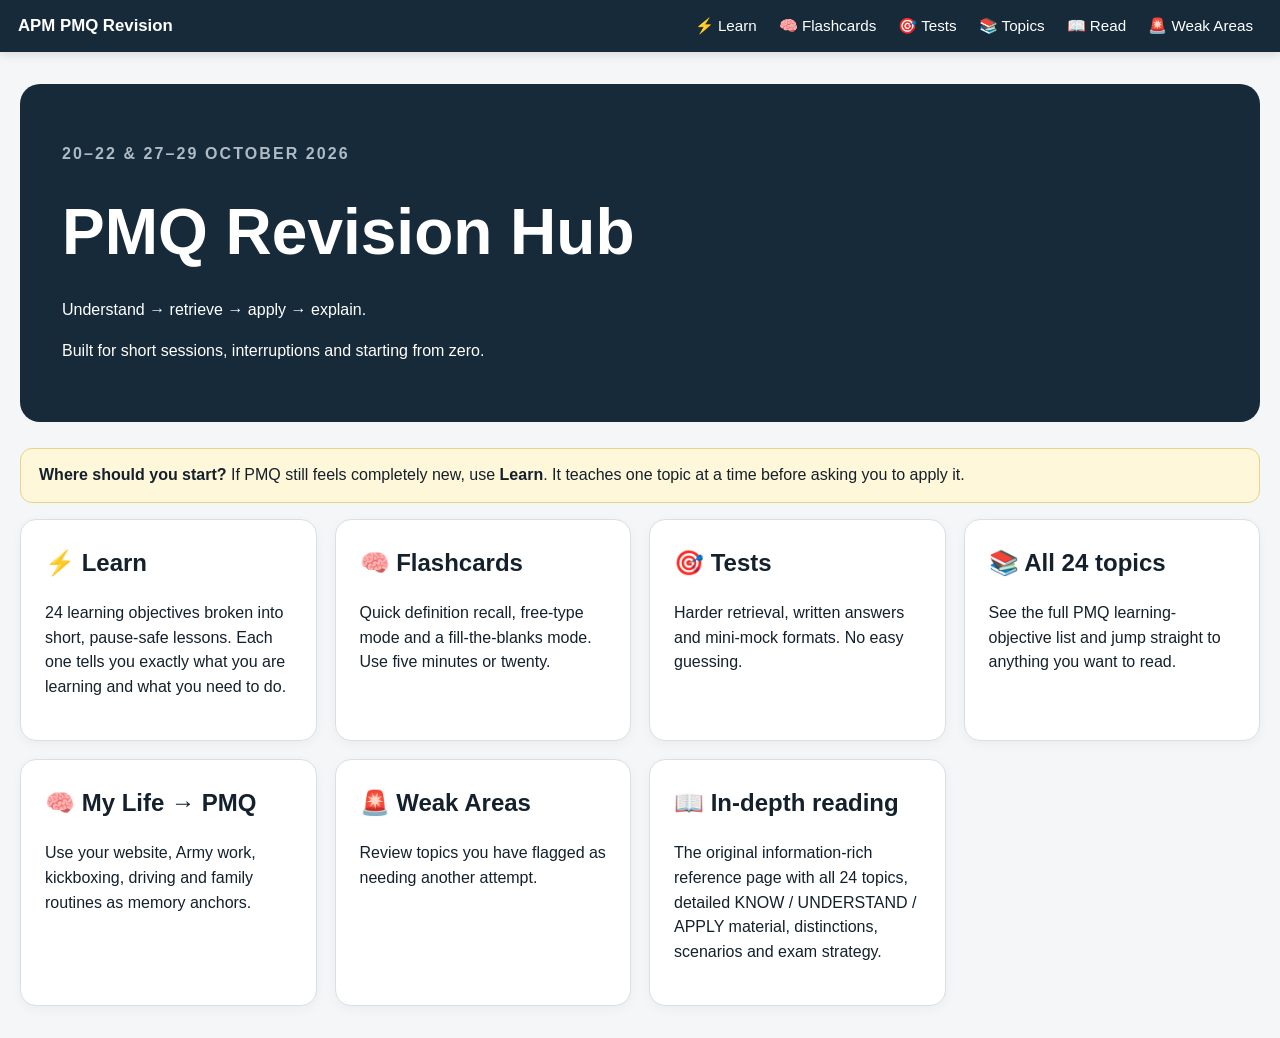
<file: index.html>
<!doctype html><html lang="en"><head><meta charset="utf-8"><meta name="viewport" content="width=device-width,initial-scale=1"><title>APM PMQ Revision Hub</title><link rel="stylesheet" href="standalone.css"></head><body><header class="site-header"><div class="site-bar"><a class="site-brand" href="index.html">APM PMQ Revision</a><nav class="site-nav"><a href="learn.html">⚡ Learn</a><a href="flashcards.html">🧠 Flashcards</a><a href="tests.html">🎯 Tests</a><a href="topics.html">📚 Topics</a><a href="read.html">📖 Read</a><a href="weak-areas.html">🚨 Weak Areas</a></nav></div></header><main class="page"><section class="hero"><p class="eyebrow">20–22 & 27–29 OCTOBER 2026</p><h1>PMQ Revision Hub</h1><p>Understand → retrieve → apply → explain.</p><p>Built for short sessions, interruptions and starting from zero.</p></section><div class="notice"><strong>Where should you start?</strong> If PMQ still feels completely new, use <strong>Learn</strong>. It teaches one topic at a time before asking you to apply it.</div><section class="grid"><a class="card topic-card" href="learn.html"><h2>⚡ Learn</h2><p>24 learning objectives broken into short, pause-safe lessons. Each one tells you exactly what you are learning and what you need to do.</p></a><a class="card topic-card" href="flashcards.html"><h2>🧠 Flashcards</h2><p>Quick definition recall, free-type mode and a fill-the-blanks mode. Use five minutes or twenty.</p></a><a class="card topic-card" href="tests.html"><h2>🎯 Tests</h2><p>Harder retrieval, written answers and mini-mock formats. No easy guessing.</p></a><a class="card topic-card" href="topics.html"><h2>📚 All 24 topics</h2><p>See the full PMQ learning-objective list and jump straight to anything you want to read.</p></a><a class="card topic-card" href="life.html"><h2>🧠 My Life → PMQ</h2><p>Use your website, Army work, kickboxing, driving and family routines as memory anchors.</p></a><a class="card topic-card" href="weak-areas.html"><h2>🚨 Weak Areas</h2><p>Review topics you have flagged as needing another attempt.</p></a><a class="card topic-card" href="read.html"><h2>📖 In-depth reading</h2><p>The original information-rich reference page with all 24 topics, detailed KNOW / UNDERSTAND / APPLY material, distinctions, scenarios and exam strategy.</p></a></section></main></body></html>
</file>
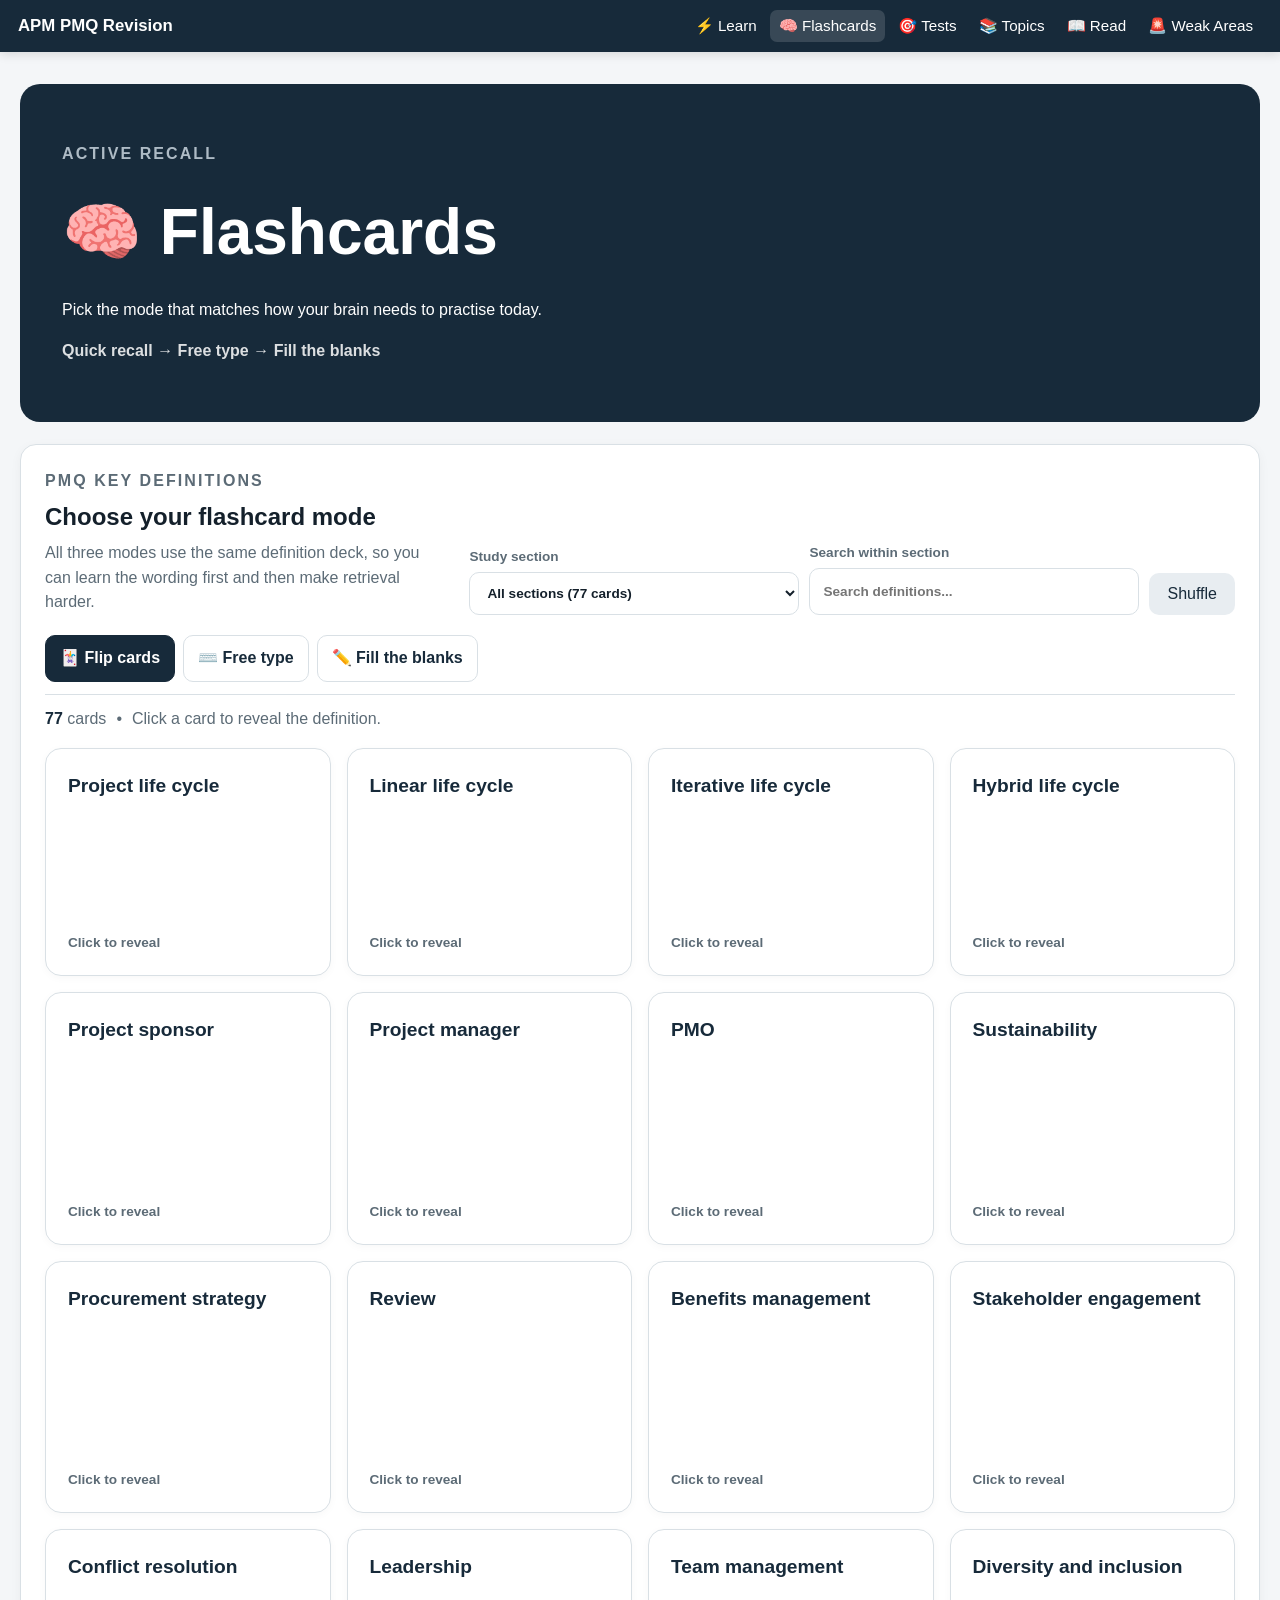
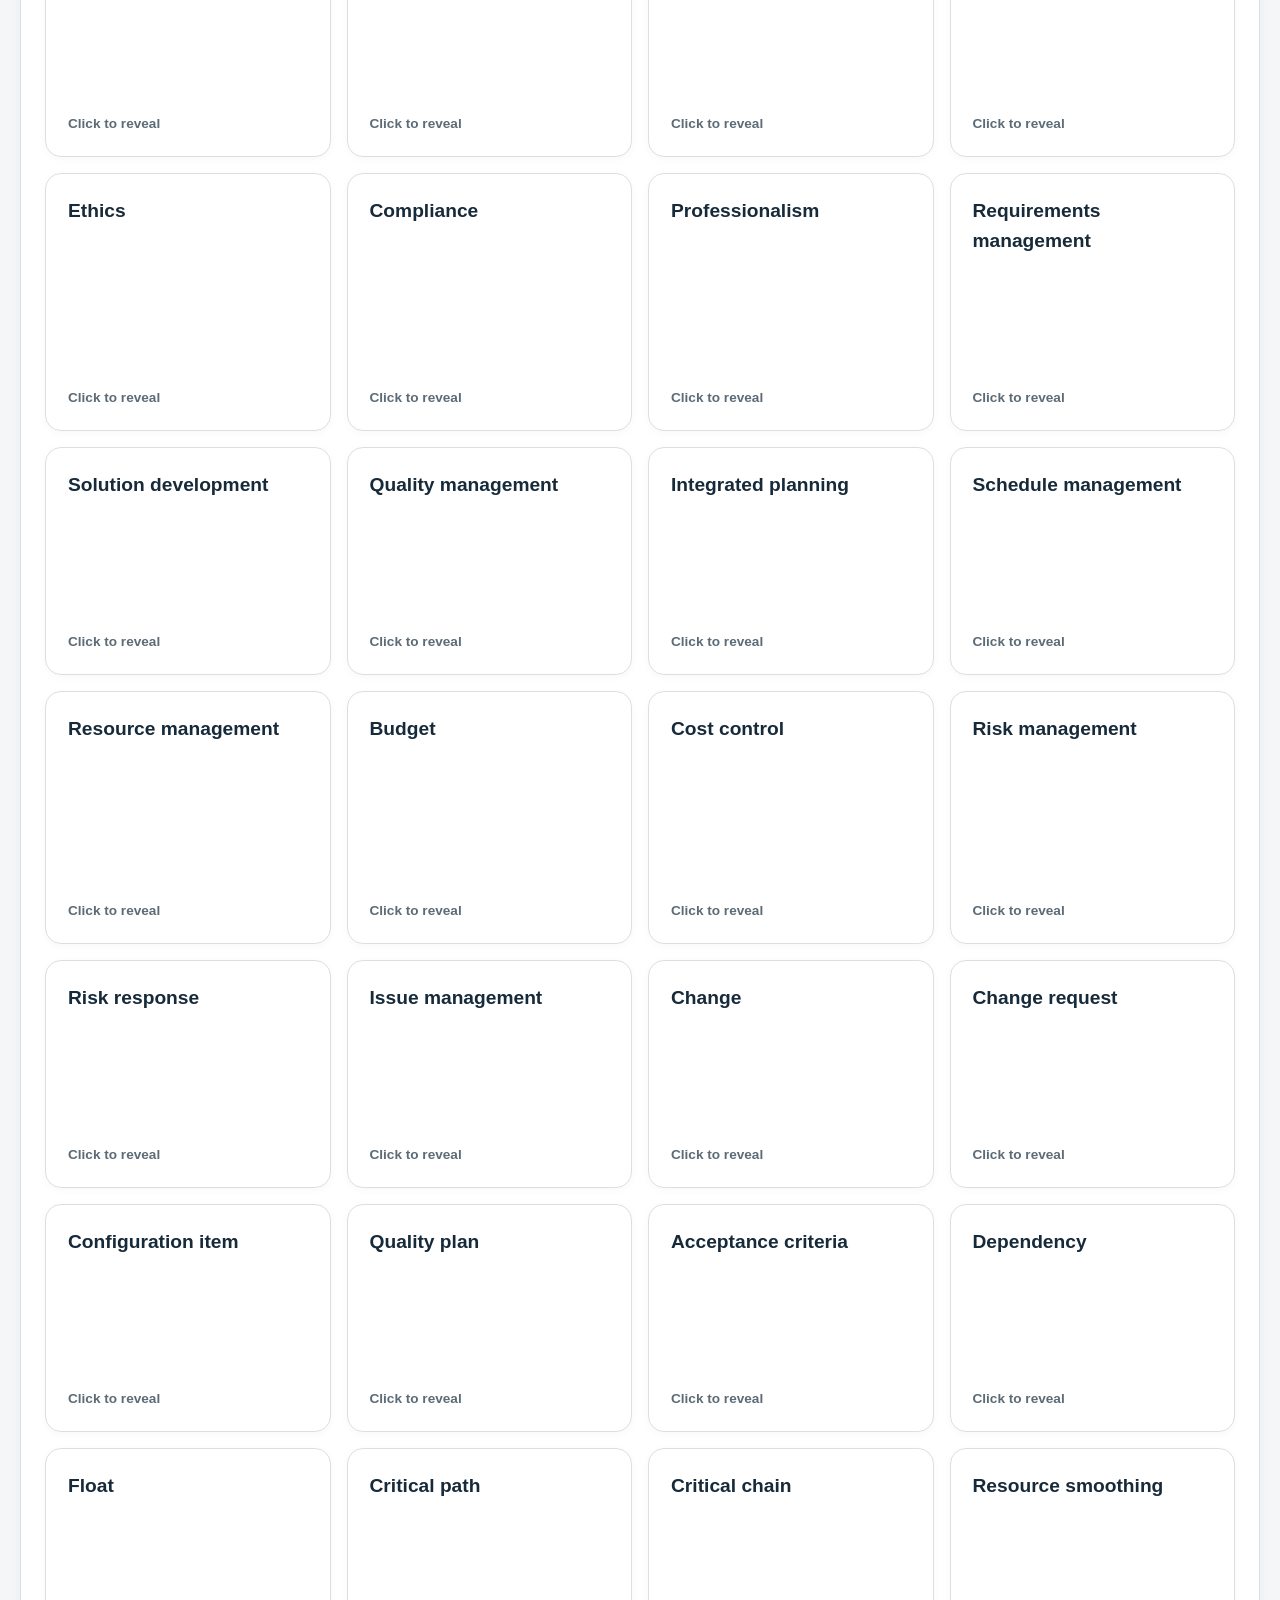
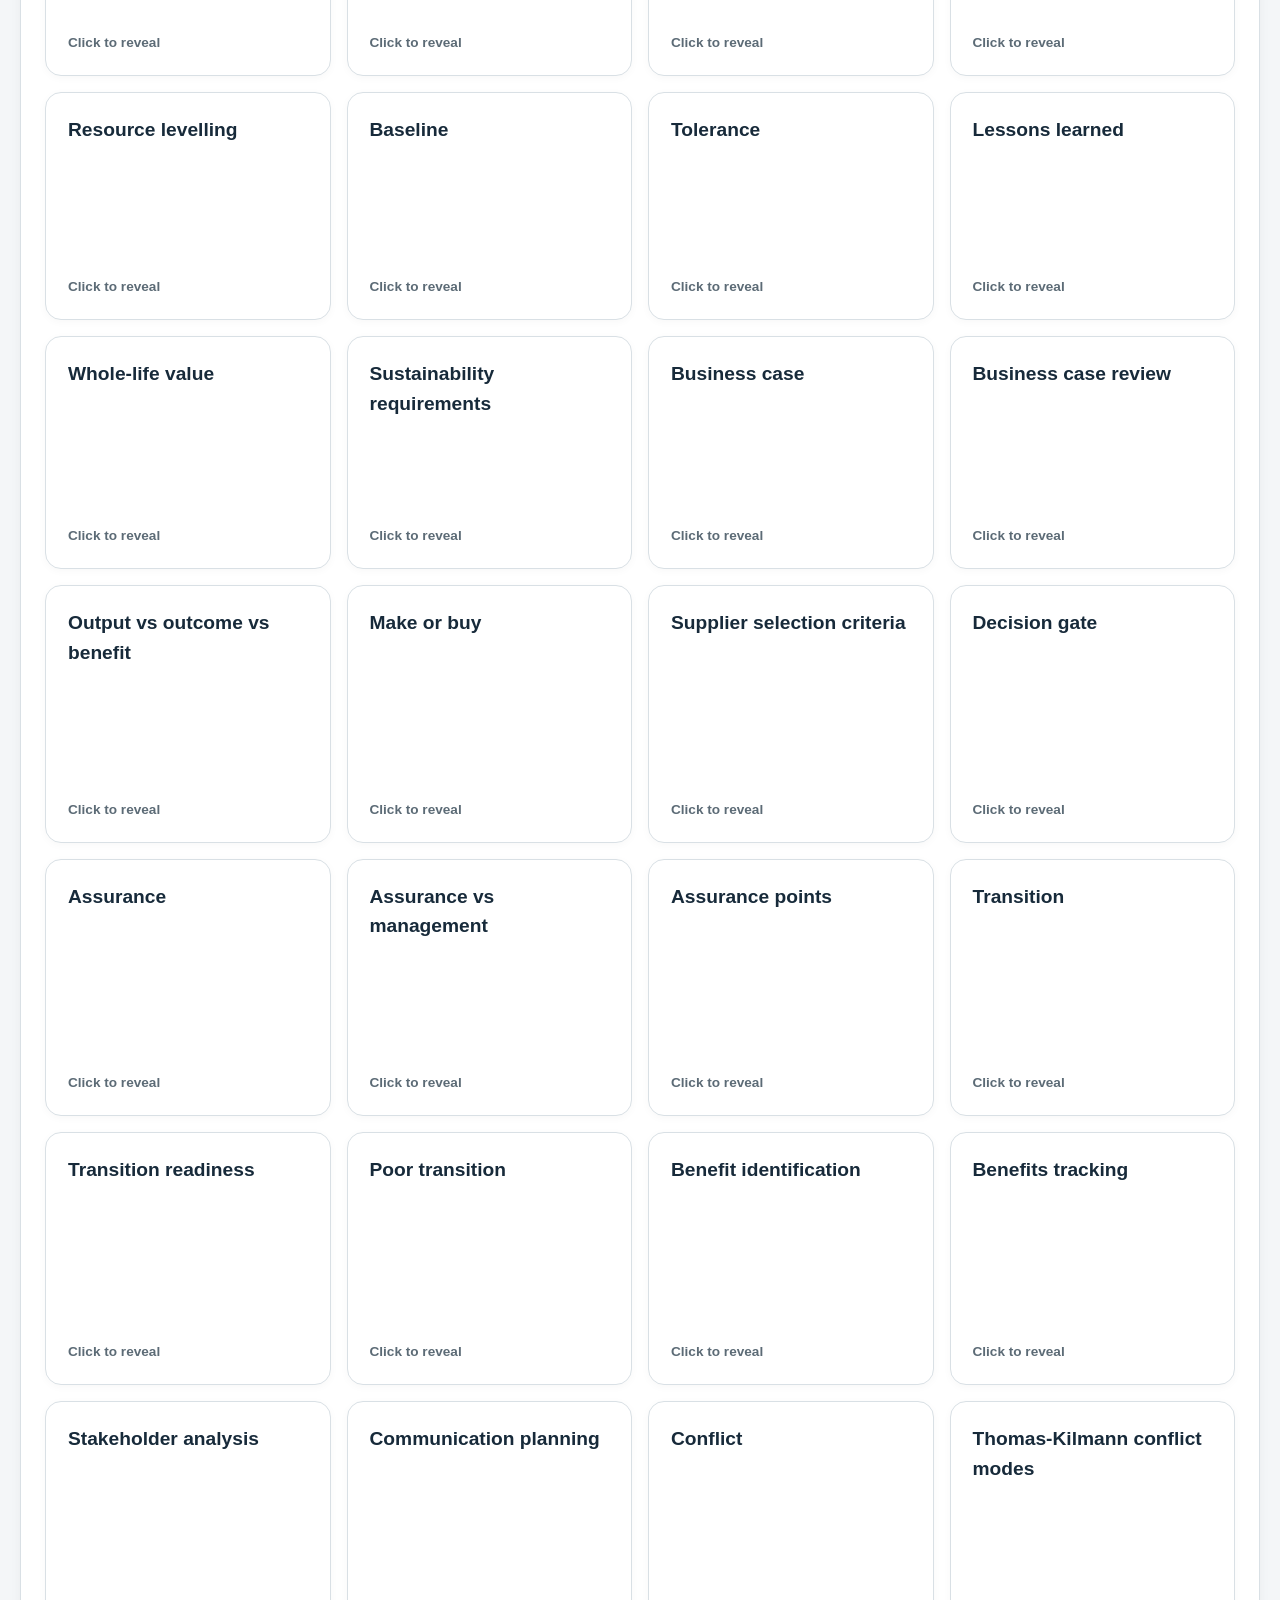
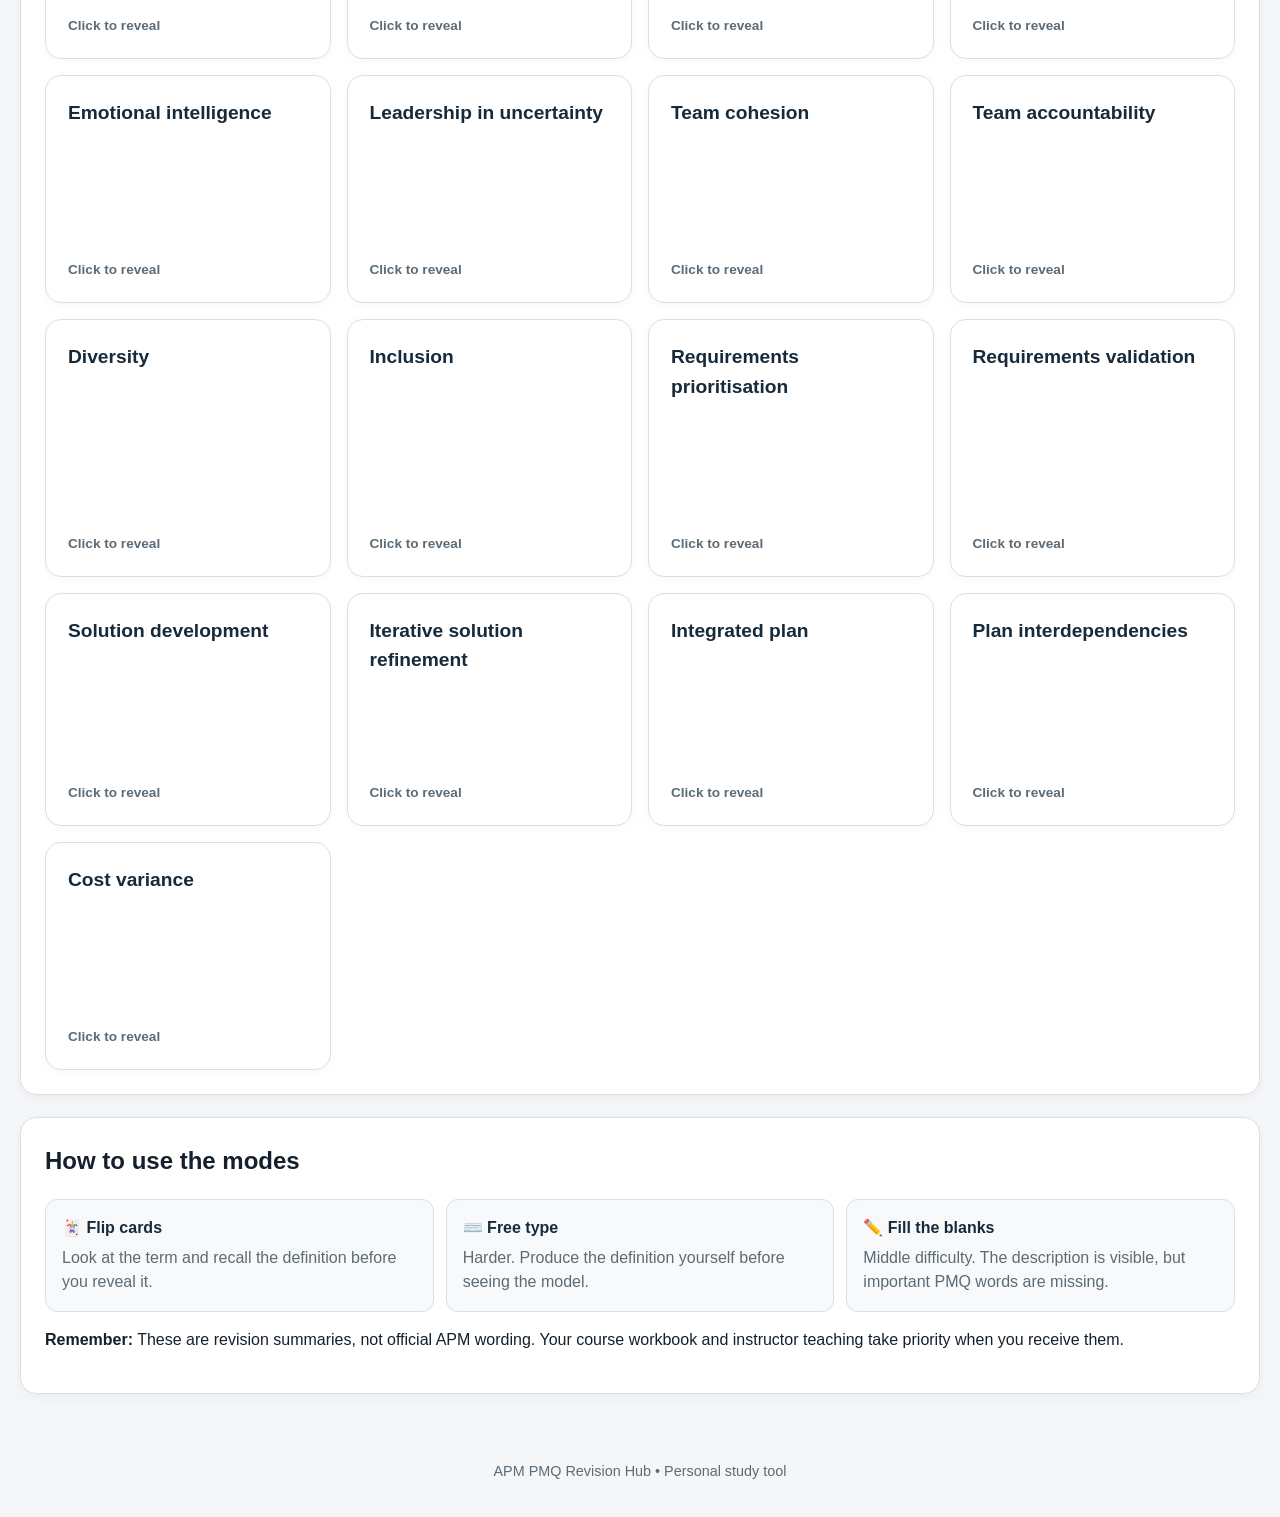
<file: flashcards.html>
<!doctype html>
<html lang="en">
<head>
<meta charset="utf-8">
<meta name="viewport" content="width=device-width, initial-scale=1">
<title>PMQ Flashcards</title>
<link rel="stylesheet" href="standalone.css">
<link rel="stylesheet" href="flashcards.css">
</head>
<body>
<header class="site-header">
  <div class="site-bar">
    <a class="site-brand" href="index.html">APM PMQ Revision</a>
    <nav class="site-nav" aria-label="Main navigation">
      <a href="learn.html">⚡ Learn</a>
      <a href="flashcards.html" class="active" aria-current="page">🧠 Flashcards</a>
      <a href="tests.html">🎯 Tests</a>
      <a href="topics.html">📚 Topics</a>
      <a href="read.html">📖 Read</a>
      <a href="weak-areas.html">🚨 Weak Areas</a>
    </nav>
  </div>
</header>

<main class="page flashcards-page">
  <section class="hero">
    <p class="eyebrow">ACTIVE RECALL</p>
    <h1>🧠 Flashcards</h1>
    <p>Pick the mode that matches how your brain needs to practise today.</p>
    <p class="hero-small">Quick recall → Free type → Fill the blanks</p>
  </section>

  <section class="card flashcard-hub">
    <div class="section-heading">
      <div>
        <p class="eyebrow">PMQ KEY DEFINITIONS</p>
        <h2>Choose your flashcard mode</h2>
        <p>All three modes use the same definition deck, so you can learn the wording first and then make retrieval harder.</p>
      </div>
      <div class="flash-controls">
        <label class="section-select">
          <span>Study section</span>
          <select id="flashcardSection" aria-label="Filter flashcards by PMQ topic">
            <option value="all">All sections (77 cards)</option>
            <option value="1">1. Life cycles</option>
            <option value="2">2. Governance arrangements</option>
            <option value="3">3. Sustainability</option>
            <option value="4">4. Business case</option>
            <option value="5">5. Procurement</option>
            <option value="6">6. Reviews</option>
            <option value="7">7. Assurance</option>
            <option value="8">8. Transition</option>
            <option value="9">9. Benefits management</option>
            <option value="10">10. Stakeholder engagement & communication</option>
            <option value="11">11. Conflict resolution</option>
            <option value="12">12. Leadership</option>
            <option value="13">13. Team management</option>
            <option value="14">14. Diversity & inclusion</option>
            <option value="15">15. Ethics, compliance & professionalism</option>
            <option value="16">16. Requirements management</option>
            <option value="17">17. Solutions development</option>
            <option value="18">18. Quality management</option>
            <option value="19">19. Integrated planning</option>
            <option value="20">20. Schedule management</option>
            <option value="21">21. Resource management</option>
            <option value="22">22. Budgeting & cost control</option>
            <option value="23">23. Risk & issue management</option>
            <option value="24">24. Change control</option>
          </select>
        </label>
        <label class="search-wrap">
          <span>Search within section</span>
          <input id="flashcardSearch" type="search" placeholder="Search definitions..." aria-label="Search definitions">
        </label>
        <button id="shuffleCards" class="button secondary" type="button">Shuffle</button>
      </div>
    </div>

    <div class="mode-tabs" role="tablist" aria-label="Flashcard modes">
      <button class="mode-tab active" id="flipMode" type="button" role="tab" aria-selected="true">🃏 Flip cards</button>
      <button class="mode-tab" id="freeTypeMode" type="button" role="tab" aria-selected="false">⌨️ Free type</button>
      <button class="mode-tab" id="fillBlanksMode" type="button" role="tab" aria-selected="false">✏️ Fill the blanks</button>
    </div>

    <div class="flash-stats">
      <span><strong id="flashCount">0</strong> cards</span>
      <span>•</span>
      <span id="flashModeHint">Click a card to reveal the definition.</span>
    </div>

    <div id="flashcardGrid" class="flashcard-grid"></div>
  </section>

  <section id="freeTypePanel" class="card mode-panel" hidden>
    <div class="panel-heading">
      <div>
        <p class="eyebrow">ACTIVE RECALL</p>
        <h2>⌨️ Free-type mode</h2>
        <p>See the term, type the definition in your own words, then reveal the model answer.</p>
      </div>
      <button id="closeFreeType" class="button secondary" type="button">Back to flip cards</button>
    </div>
    <div id="freeTypeCard" class="free-type-card"></div>
  </section>

  <section id="fillBlanksPanel" class="card mode-panel" hidden>
    <div class="panel-heading">
      <div>
        <p class="eyebrow">RETRIEVAL WITH SCAFFOLDING</p>
        <h2>✏️ Fill the blanks</h2>
        <p>Turn the card over. The definition is still there — but key words have been removed. Fill them in before revealing the complete answer.</p>
      </div>
      <button id="closeFillBlanks" class="button secondary" type="button">Back to flip cards</button>
    </div>
    <div class="fill-progress" aria-live="polite">
      <strong id="fillProgress">Card 1</strong>
      <span id="fillScore">0 correct</span>
    </div>
    <div id="fillBlankCard" class="fill-blank-card-wrap"></div>
  </section>

  <section class="card how-to-card">
    <h2>How to use the modes</h2>
    <div class="mode-guide">
      <article><strong>🃏 Flip cards</strong><span>Look at the term and recall the definition before you reveal it.</span></article>
      <article><strong>⌨️ Free type</strong><span>Harder. Produce the definition yourself before seeing the model.</span></article>
      <article><strong>✏️ Fill the blanks</strong><span>Middle difficulty. The description is visible, but important PMQ words are missing.</span></article>
    </div>
    <p class="warning"><strong>Remember:</strong> These are revision summaries, not official APM wording. Your course workbook and instructor teaching take priority when you receive them.</p>
  </section>
</main>

<footer class="site-footer"><p>APM PMQ Revision Hub • Personal study tool</p></footer>
<script src="script.js"></script>
</body>
</html>
</file>
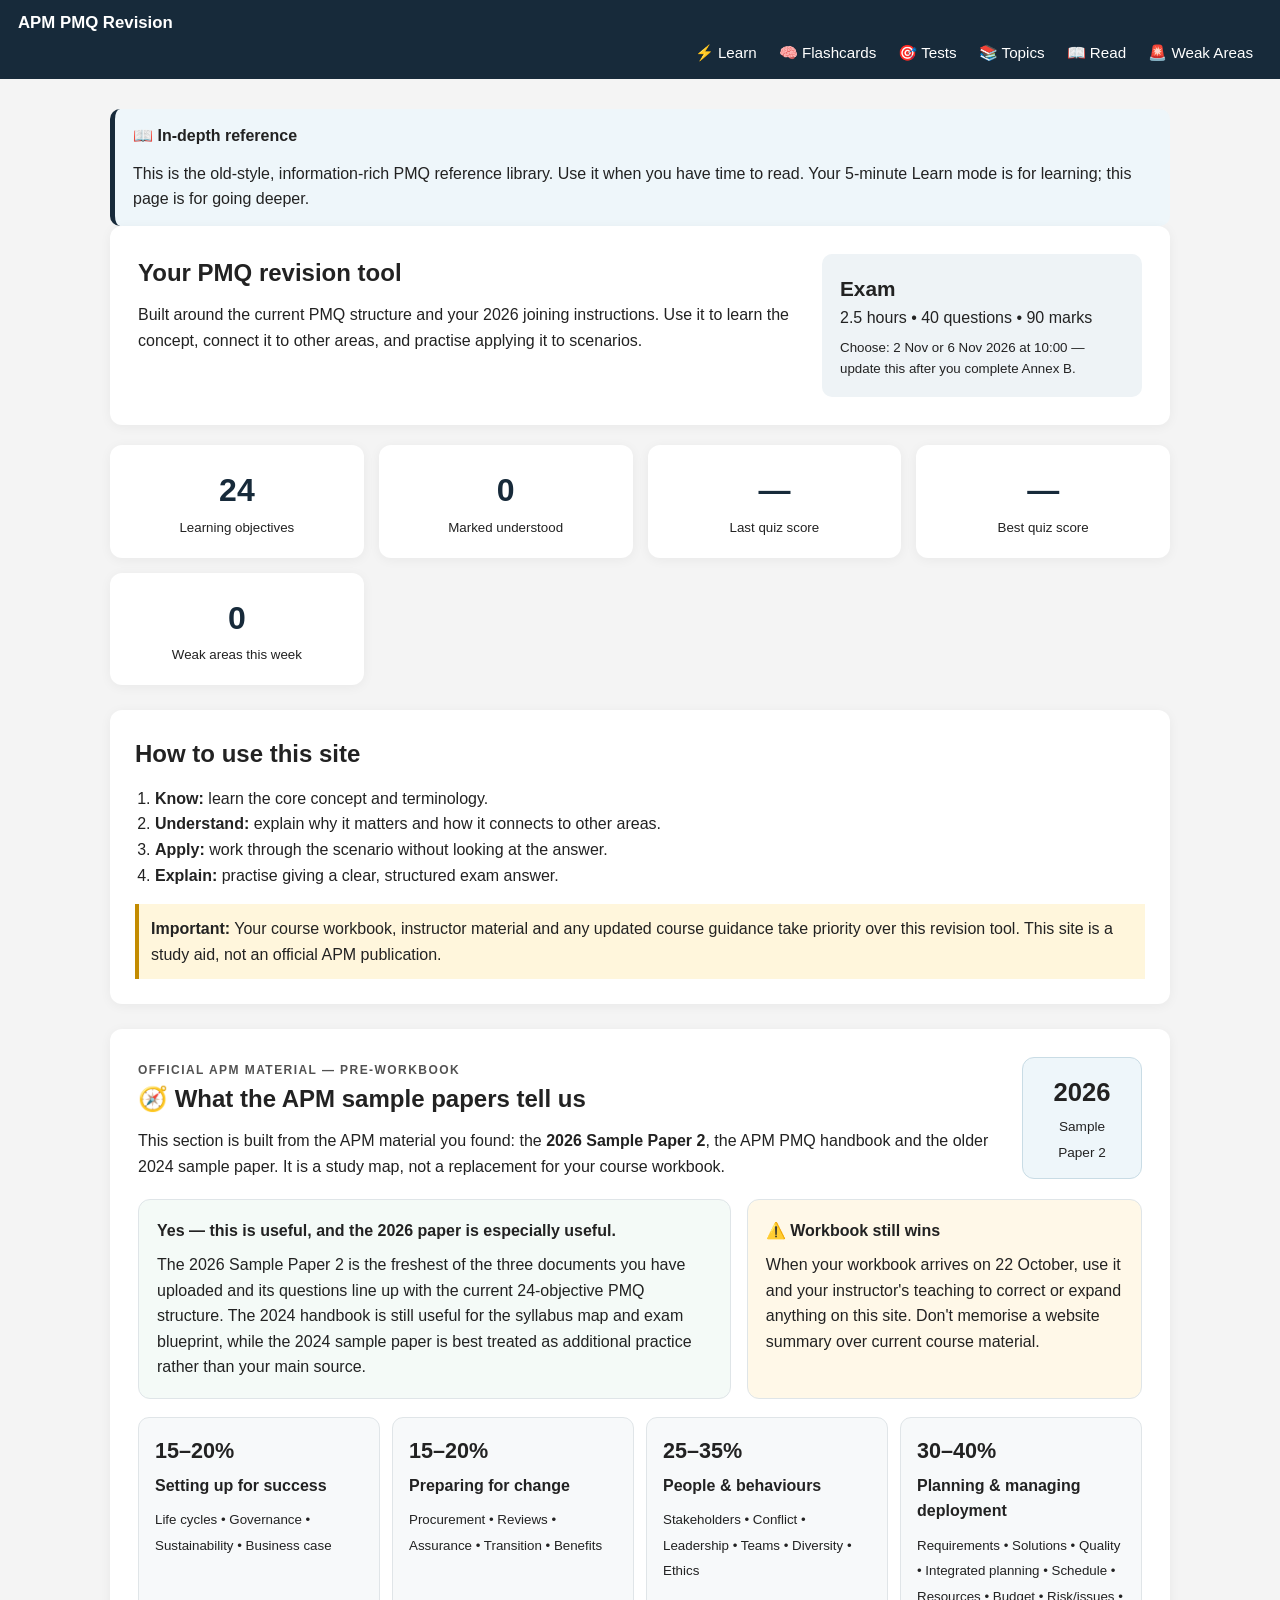
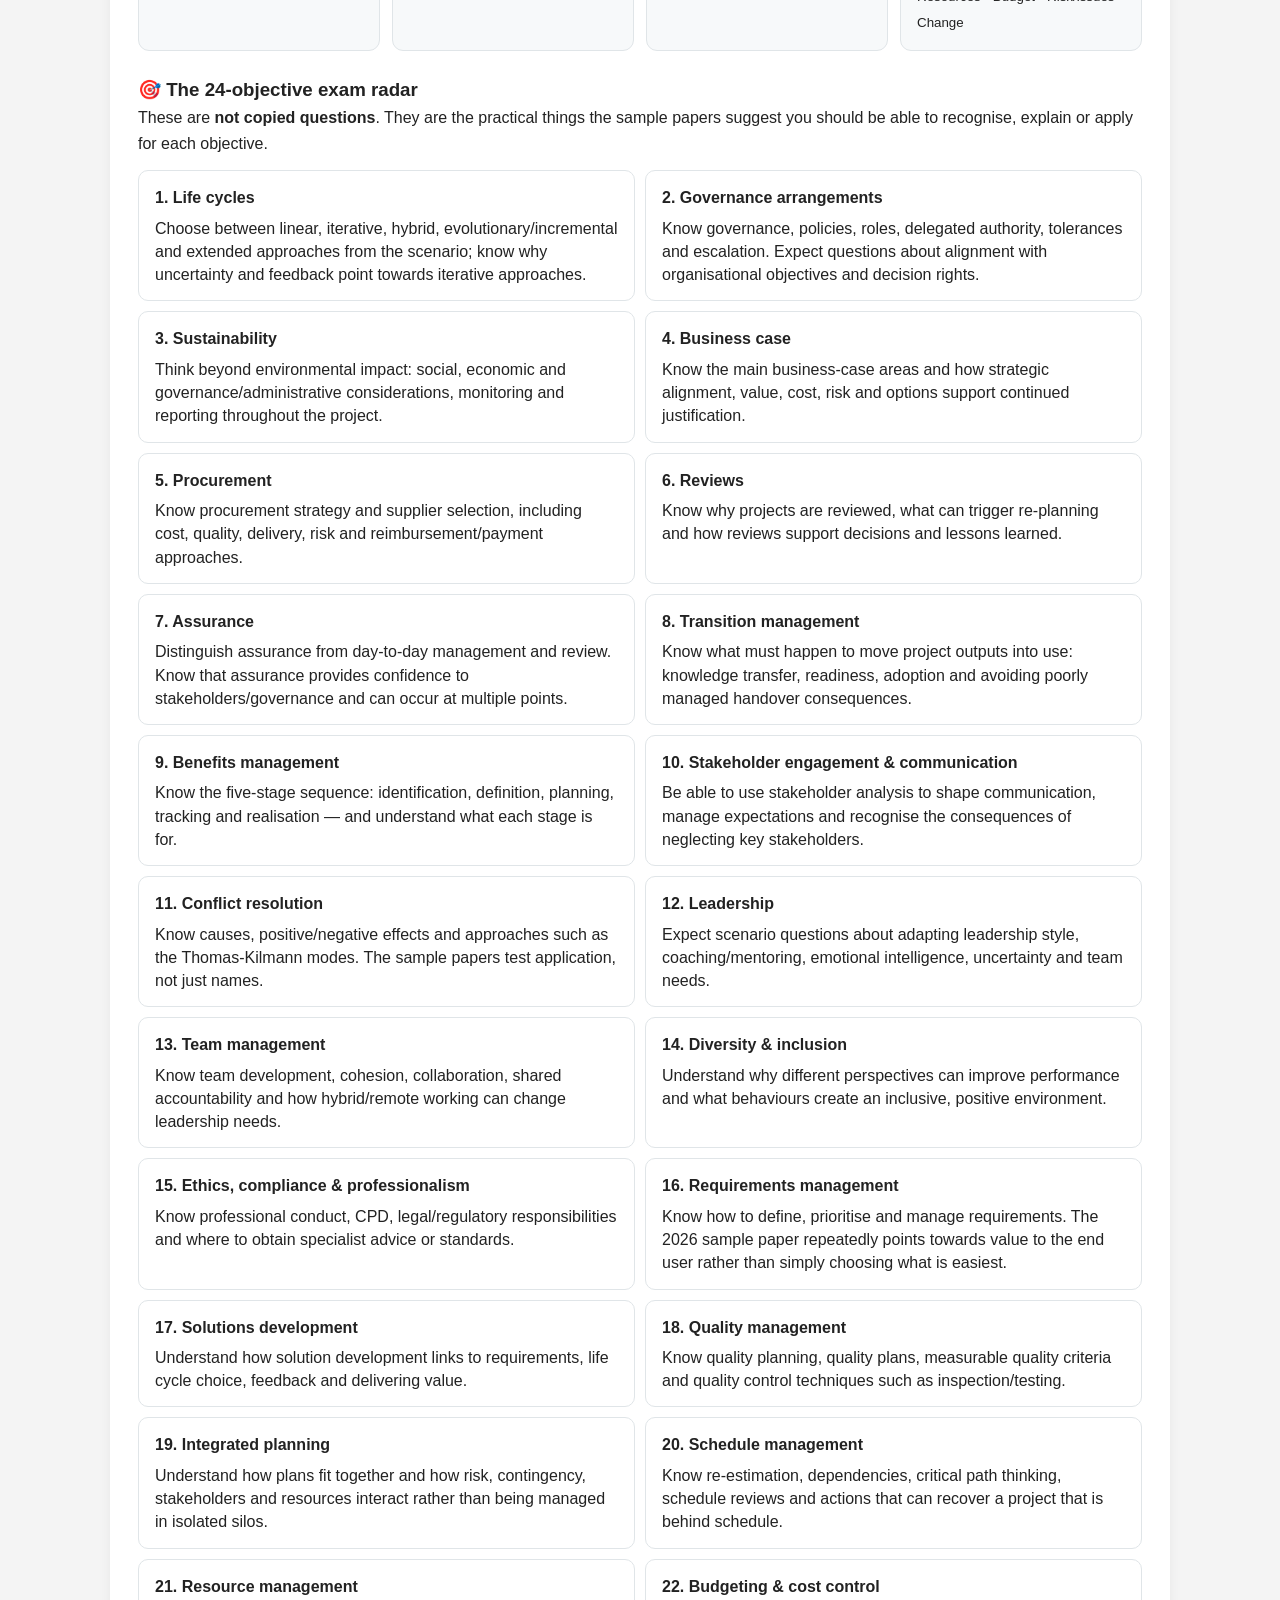
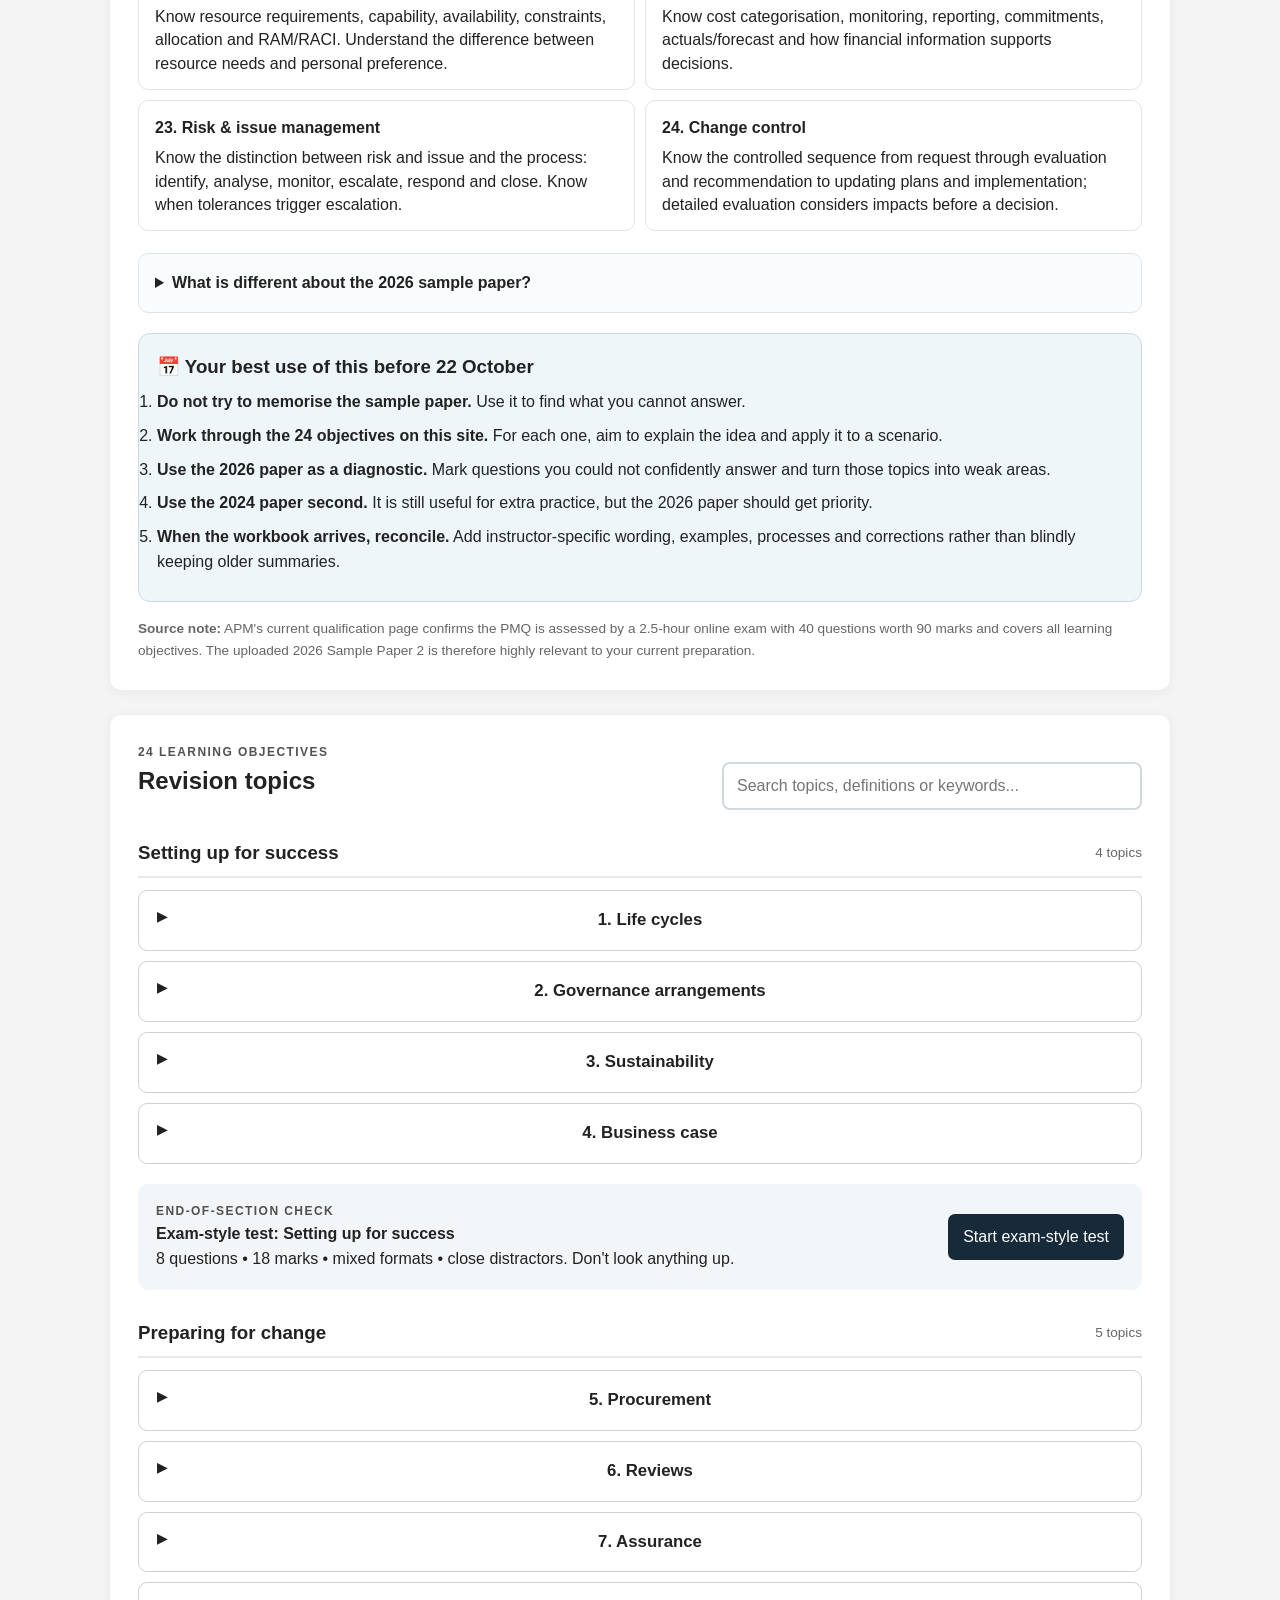
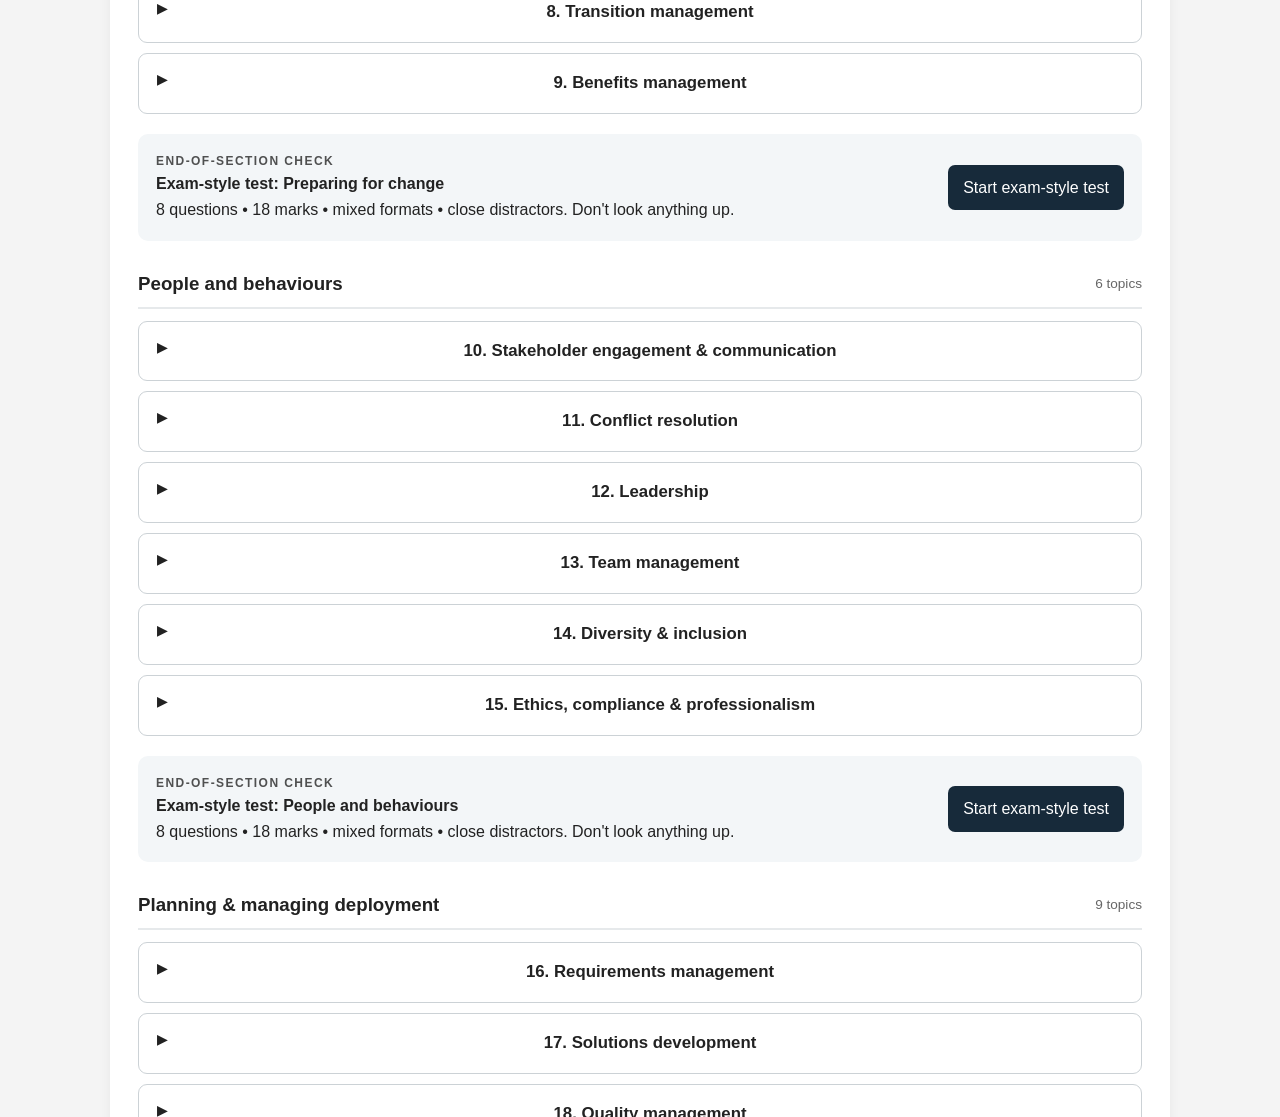
<file: life.html>
<!doctype html>
<html lang="en"><head><meta charset="utf-8"><meta name="viewport" content="width=device-width,initial-scale=1">
<meta http-equiv="refresh" content="0;url=read.html">
<title>My Life → PMQ</title></head>
<body><p>My Life examples now live inside each topic on the <a href="read.html">In-depth Read page</a>.</p></body></html>
</file>
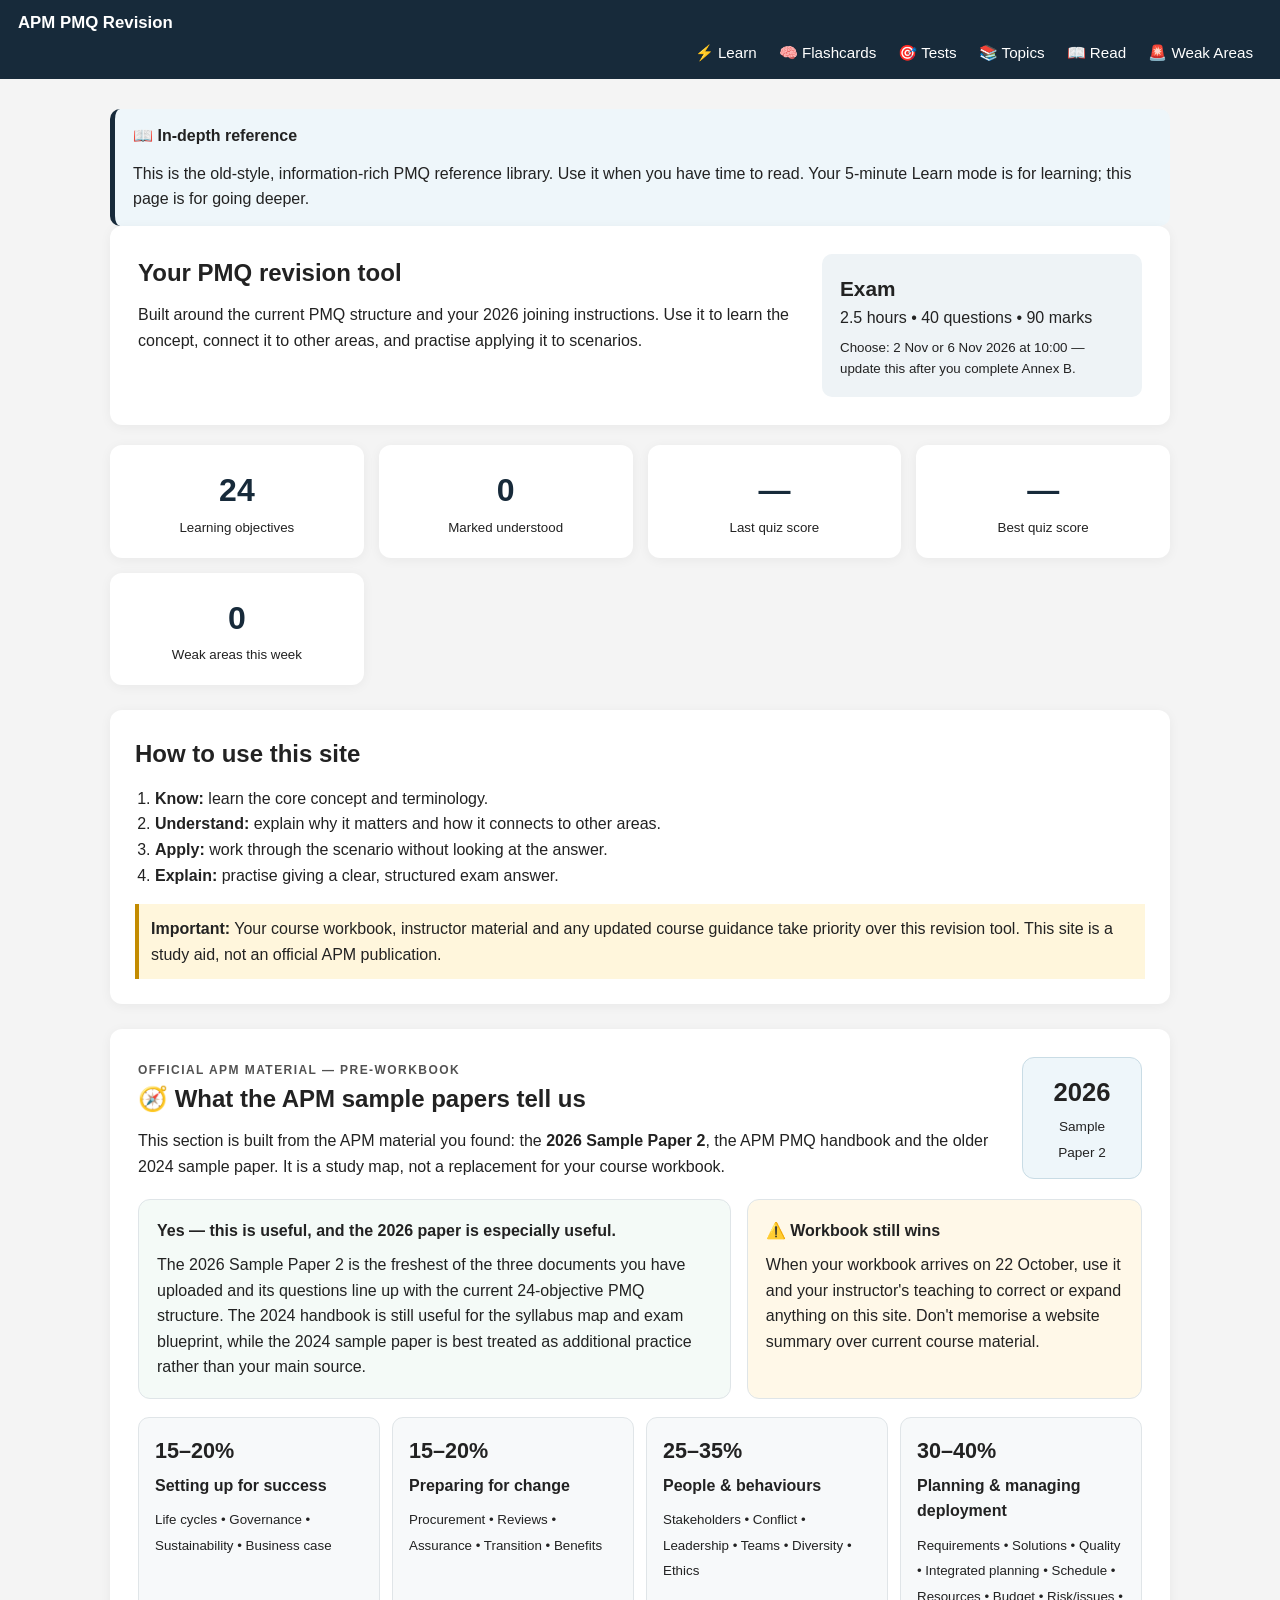
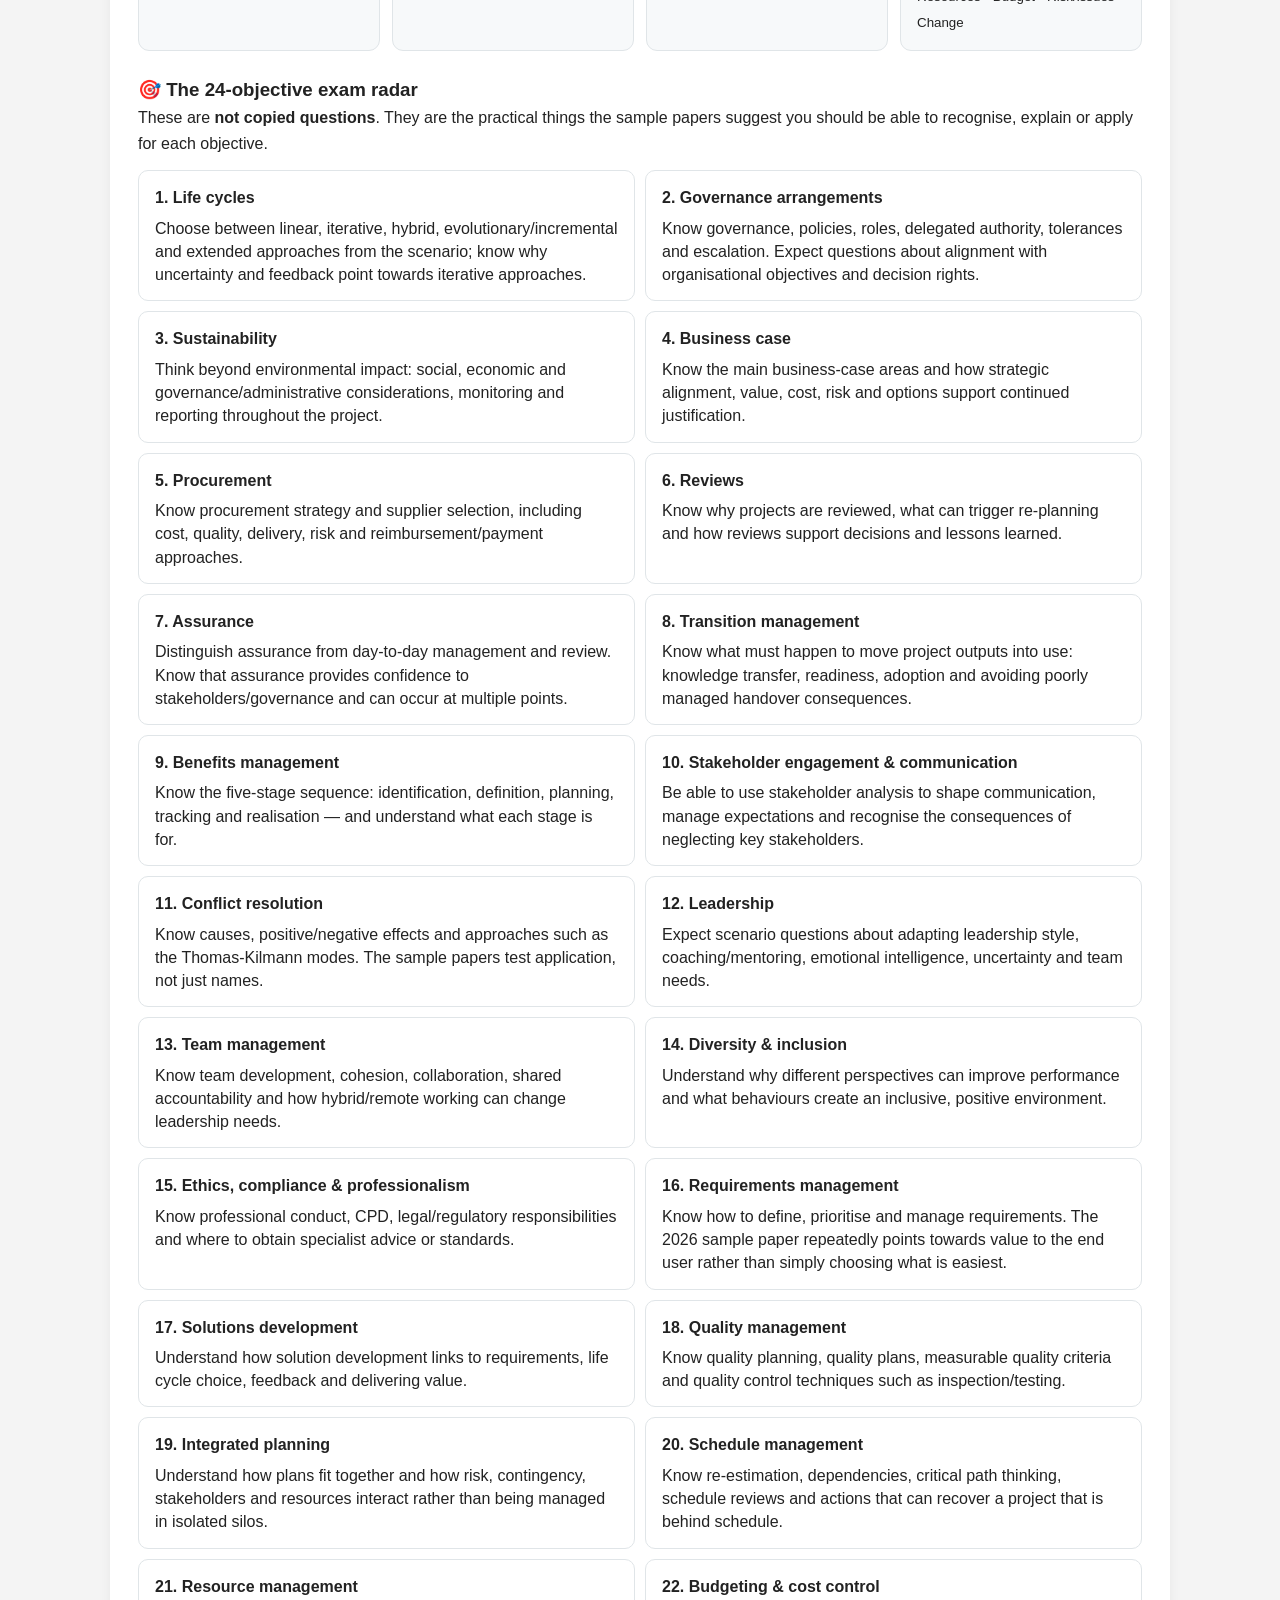
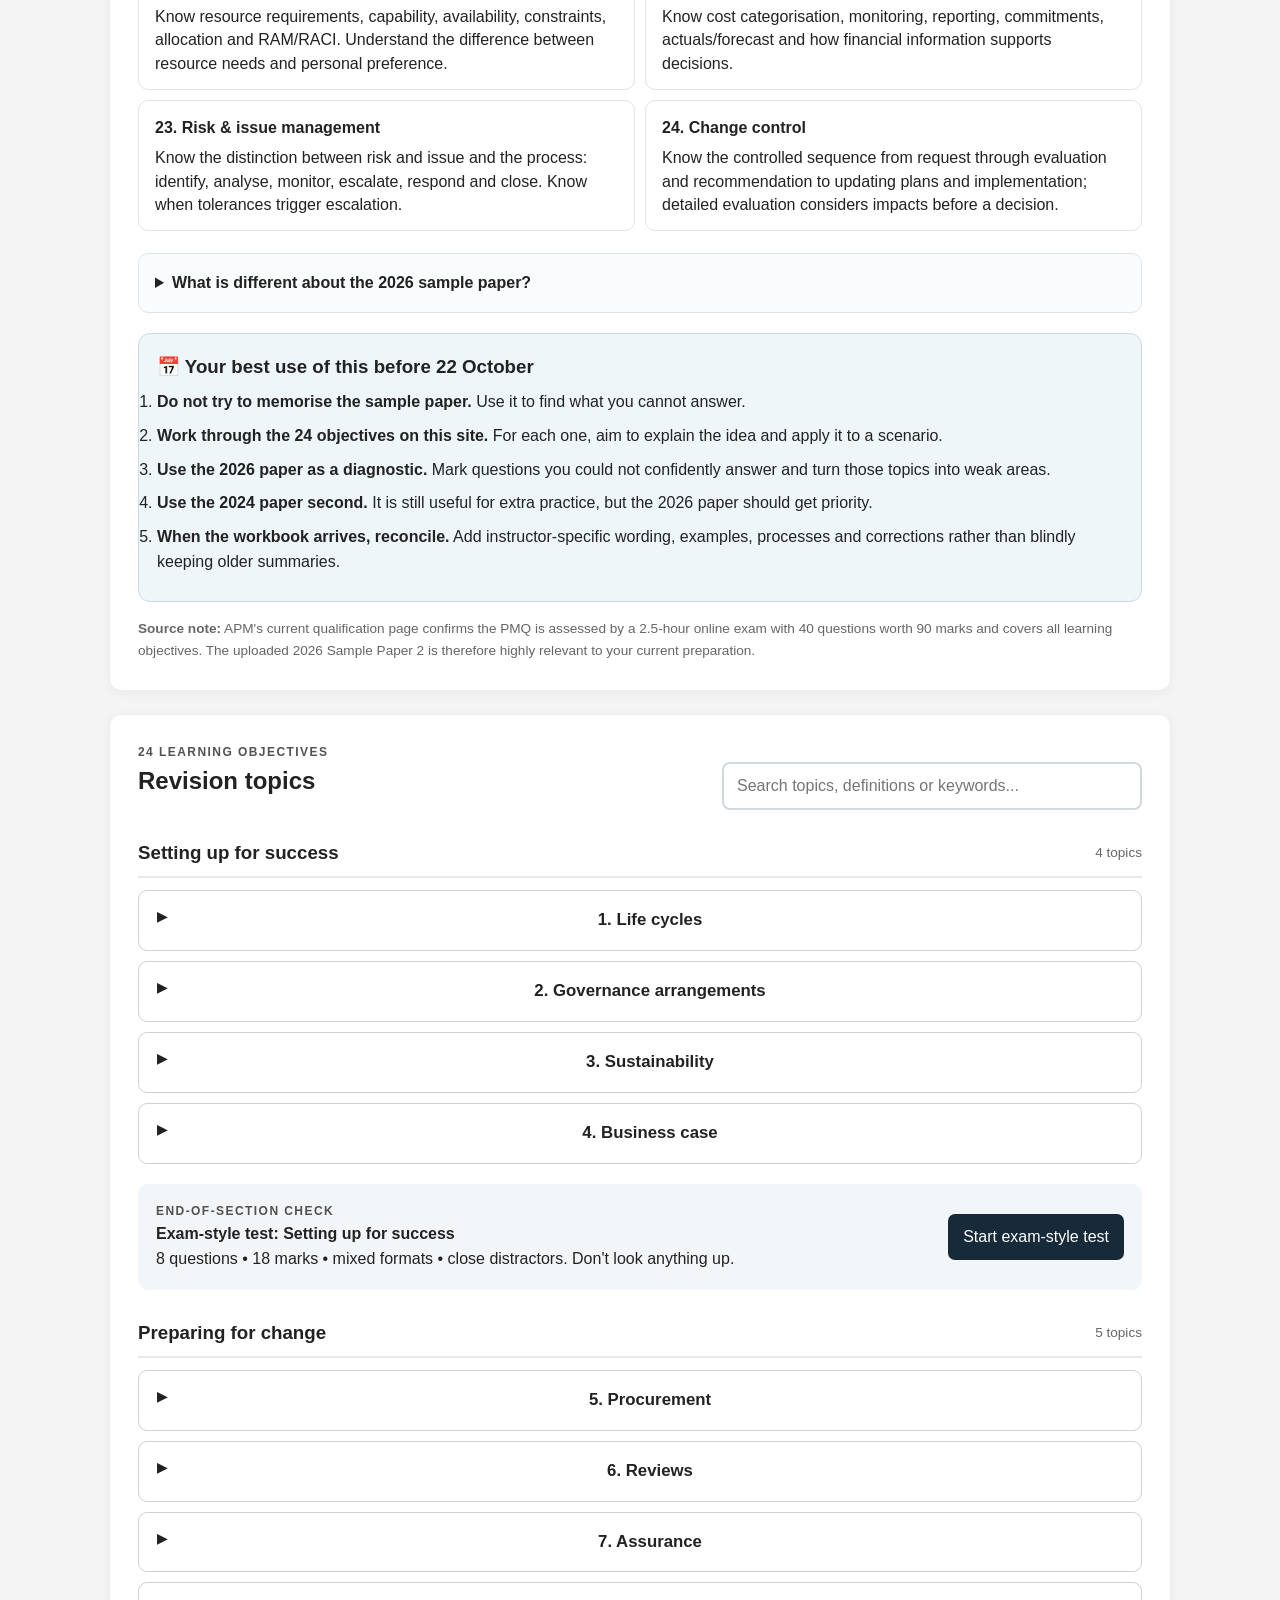
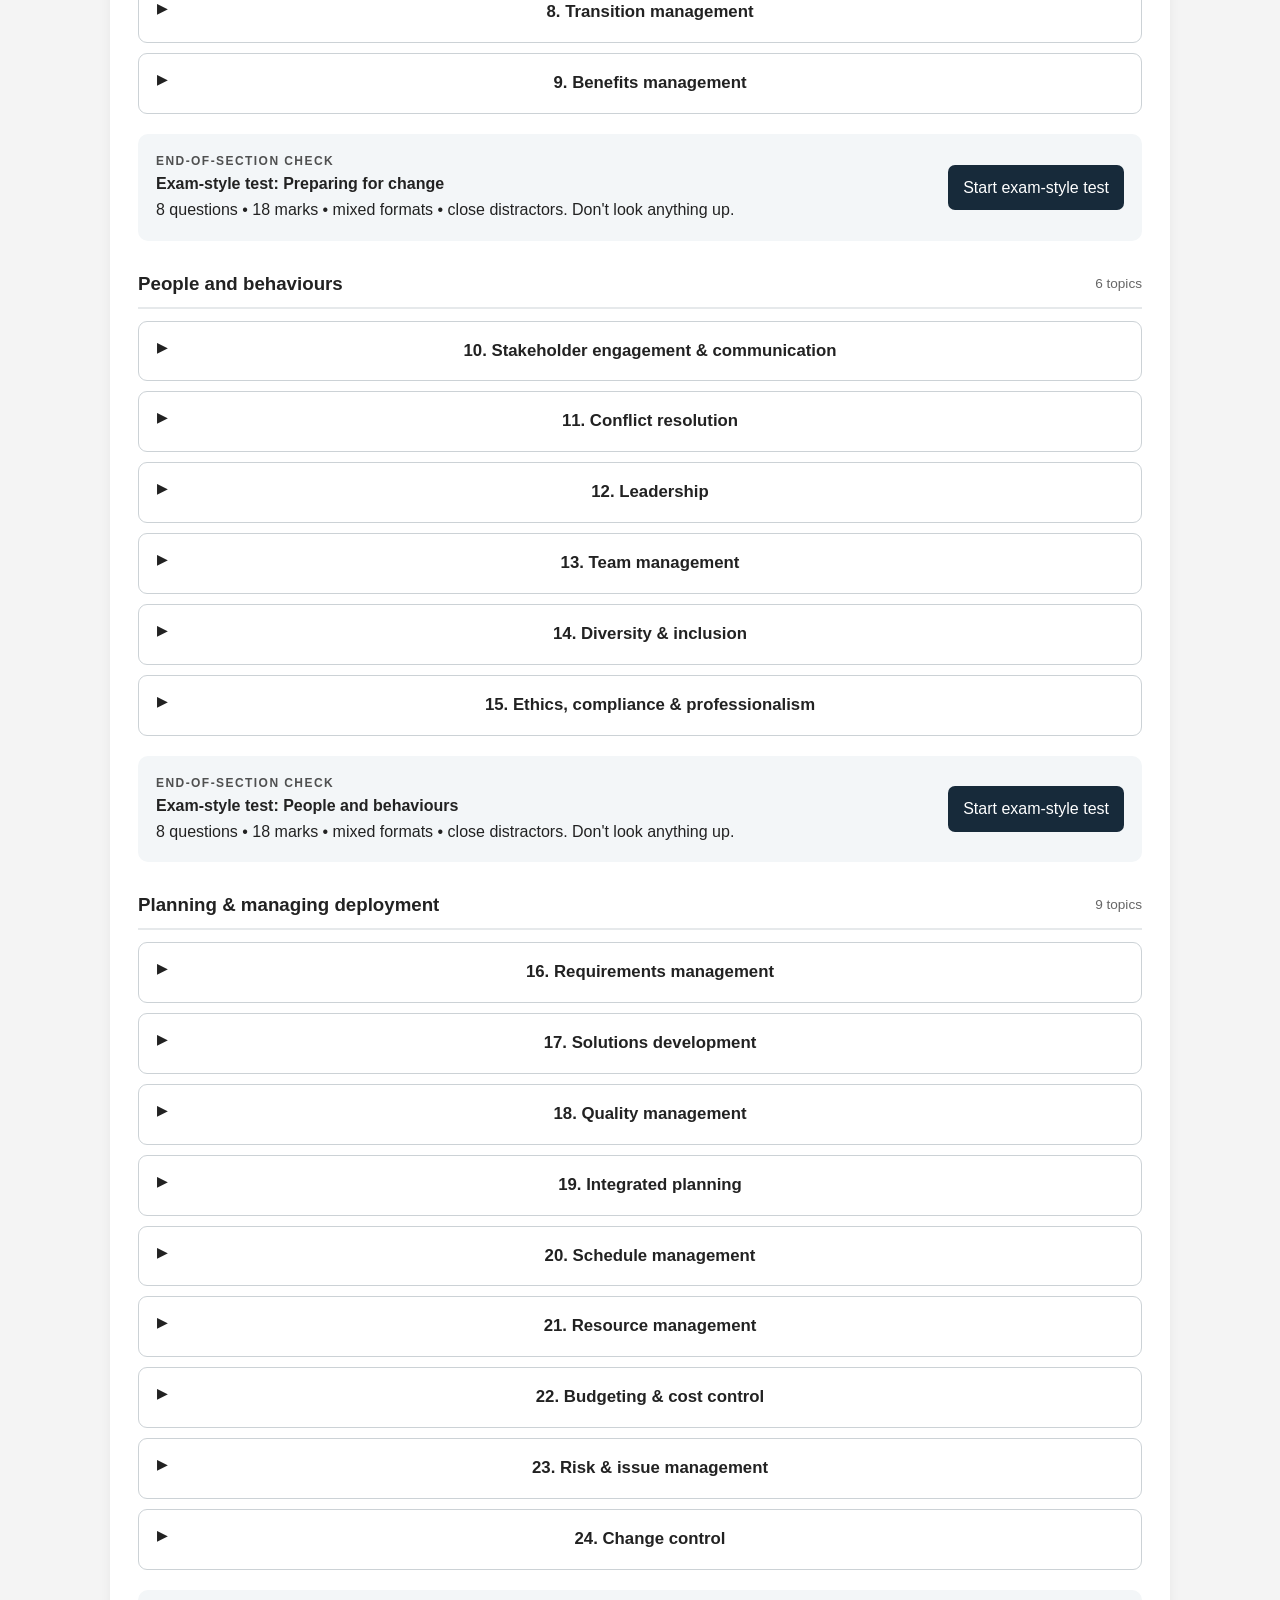
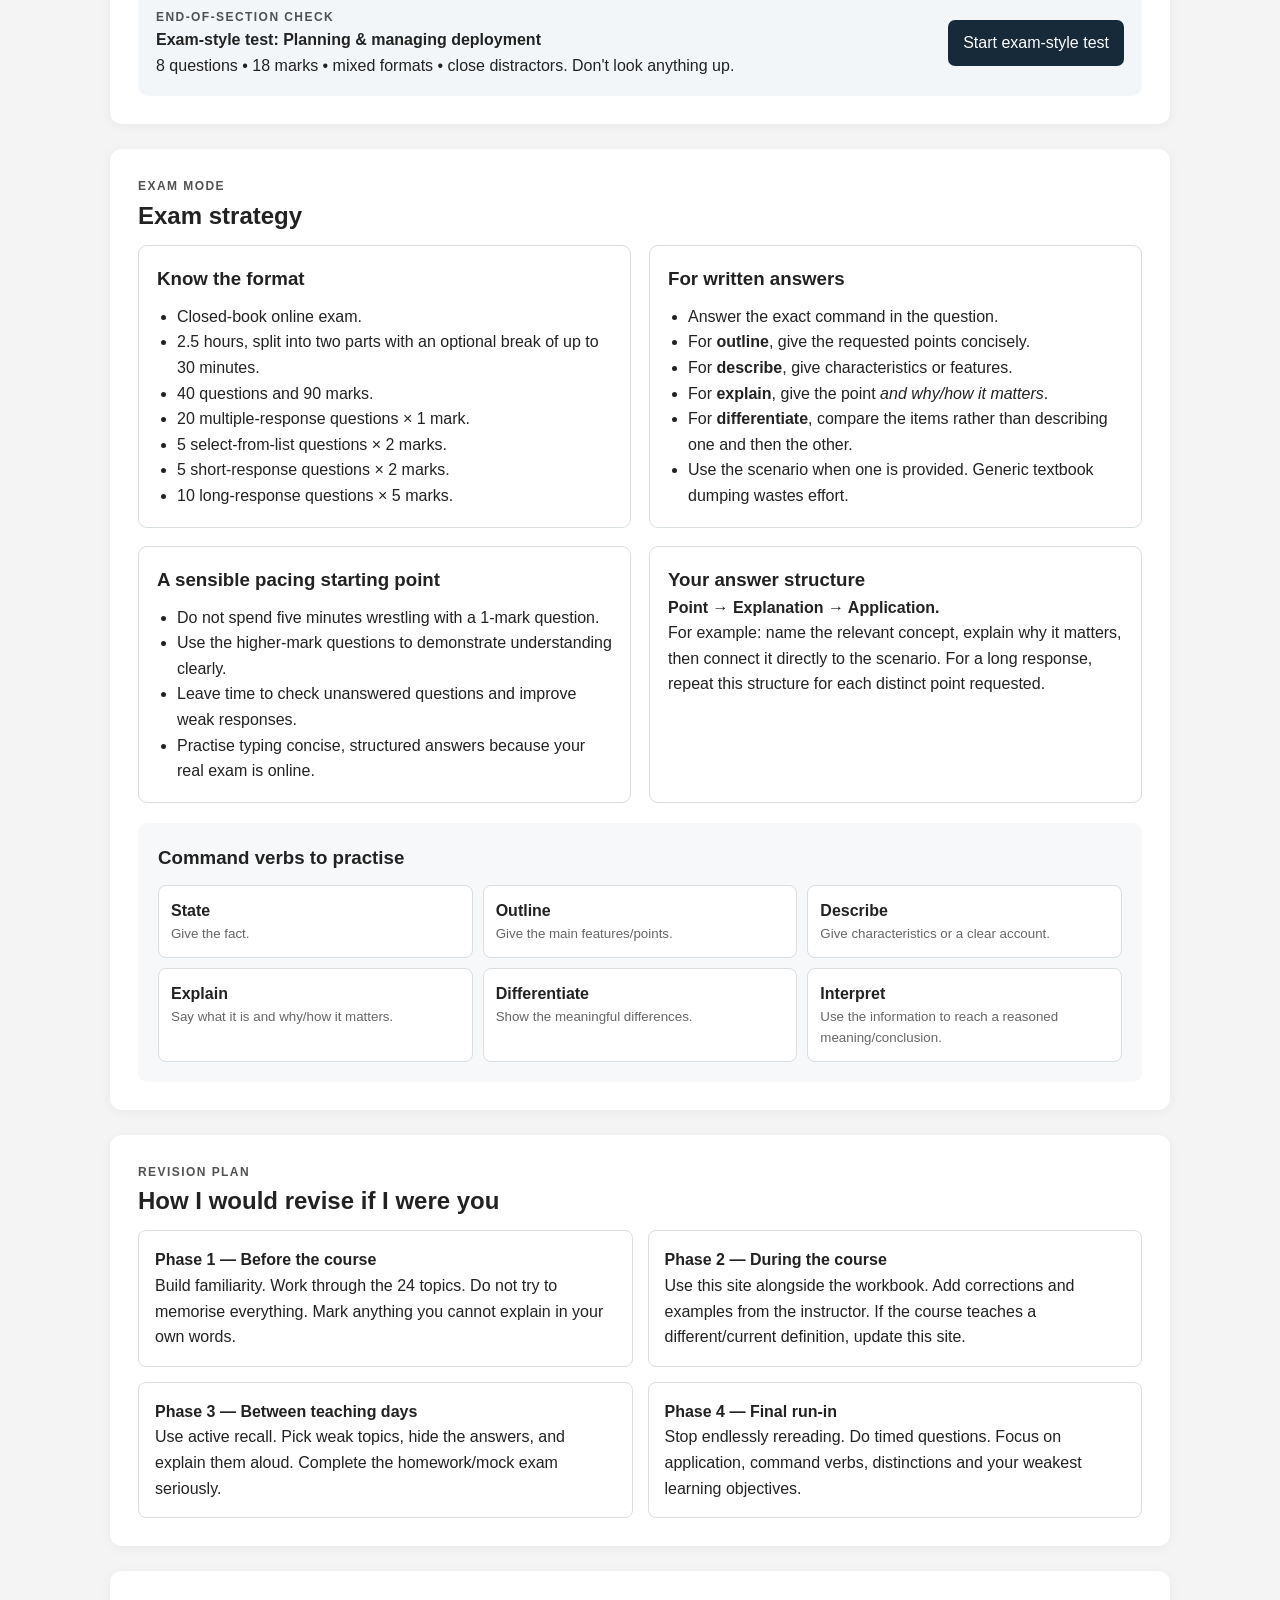
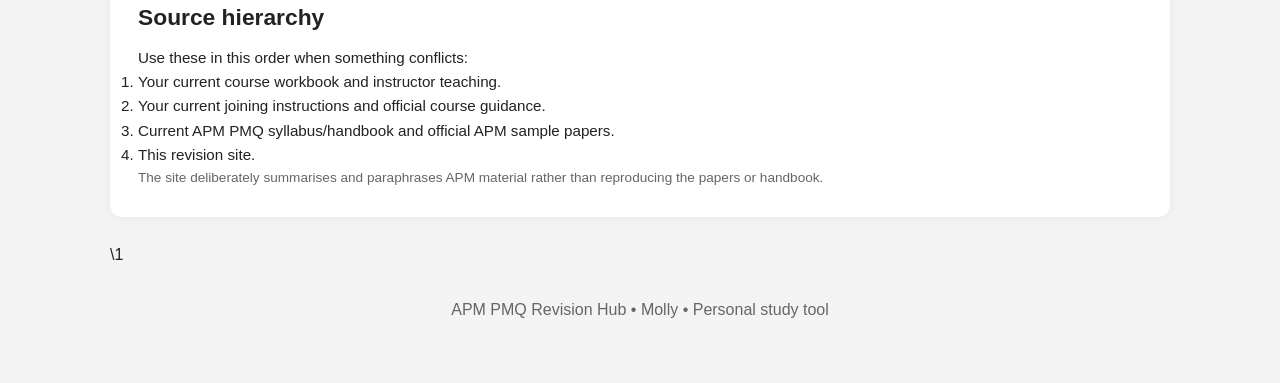
<file: read.html>
<!DOCTYPE html>
<html lang="en">
<head>
<meta charset="UTF-8">
<meta name="viewport" content="width=device-width, initial-scale=1.0">
<title>APM PMQ — In-Depth Reference</title>
<link rel="stylesheet" href="style.css">
<link rel="stylesheet" href="read.css">
    <link rel="stylesheet" href="learning-system.css">
</head>
<body>
<header class="site-header">
  <div class="site-bar">
    <a class="site-brand" href="index.html">APM PMQ Revision</a>
    <nav class="site-nav">
      <a href="learn.html">⚡ Learn</a>
      <a href="flashcards.html">🧠 Flashcards</a>
      <a href="tests.html">🎯 Tests</a>
      <a href="topics.html">📚 Topics</a>
      <a href="read.html" class="active">📖 Read</a>
      <a href="weak-areas.html">🚨 Weak Areas</a>
    </nav>
  </div>
</header>

<main>
<section class="reference-banner"><strong>📖 In-depth reference</strong><span>This is the old-style, information-rich PMQ reference library. Use it when you have time to read. Your 5-minute Learn mode is for learning; this page is for going deeper.</span></section>
<section id="dashboard" class="hero-card">
  <div>
    <h2>Your PMQ revision tool</h2>
    <p>Built around the current PMQ structure and your 2026 joining instructions. Use it to learn the concept, connect it to other areas, and practise applying it to scenarios.</p>
  </div>
  <div class="exam-summary">
    <strong>Exam</strong>
    <span>2.5 hours • 40 questions • 90 marks</span>
    <small>Choose: 2 Nov or 6 Nov 2026 at 10:00 — update this after you complete Annex B.</small>
  </div>
</section>

<section class="dashboard-grid">
  <article class="stat-card"><span id="topicCount">24</span><small>Learning objectives</small></article>
  <article class="stat-card"><span id="understoodCount">0</span><small>Marked understood</small></article>
  <article class="stat-card"><span id="quizScore">—</span><small>Last quiz score</small></article>
  <article class="stat-card"><span id="quizBest">—</span><small>Best quiz score</small></article>
  <article class="stat-card"><span id="weakCount">0</span><small>Weak areas this week</small></article>
</section>

<section class="callout">
  <h2>How to use this site</h2>
  <ol>
    <li><strong>Know:</strong> learn the core concept and terminology.</li>
    <li><strong>Understand:</strong> explain why it matters and how it connects to other areas.</li>
    <li><strong>Apply:</strong> work through the scenario without looking at the answer.</li>
    <li><strong>Explain:</strong> practise giving a clear, structured exam answer.</li>
  </ol>
  <p class="warning"><strong>Important:</strong> Your course workbook, instructor material and any updated course guidance take priority over this revision tool. This site is a study aid, not an official APM publication.</p>
</section>


<section id="apm-evidence" class="content-section apm-evidence-section">
  <div class="section-heading">
    <div>
      <p class="eyebrow">OFFICIAL APM MATERIAL — PRE-WORKBOOK</p>
      <h2>🧭 What the APM sample papers tell us</h2>
      <p>This section is built from the APM material you found: the <strong>2026 Sample Paper 2</strong>, the APM PMQ handbook and the older 2024 sample paper. It is a study map, not a replacement for your course workbook.</p>
    </div>
    <div class="evidence-badge"><strong>2026</strong><span>Sample Paper 2</span></div>
  </div>

  <div class="evidence-verdict">
    <div class="evidence-verdict-main">
      <strong>Yes — this is useful, and the 2026 paper is especially useful.</strong>
      <p>The 2026 Sample Paper 2 is the freshest of the three documents you have uploaded and its questions line up with the current 24-objective PMQ structure. The 2024 handbook is still useful for the syllabus map and exam blueprint, while the 2024 sample paper is best treated as additional practice rather than your main source.</p>
    </div>
    <div class="evidence-warning">
      <strong>⚠️ Workbook still wins</strong>
      <p>When your workbook arrives on 22 October, use it and your instructor's teaching to correct or expand anything on this site. Don't memorise a website summary over current course material.</p>
    </div>
  </div>

  <div class="coverage-grid">
    <article><strong>15–20%</strong><span>Setting up for success</span><small>Life cycles • Governance • Sustainability • Business case</small></article>
    <article><strong>15–20%</strong><span>Preparing for change</span><small>Procurement • Reviews • Assurance • Transition • Benefits</small></article>
    <article><strong>25–35%</strong><span>People & behaviours</span><small>Stakeholders • Conflict • Leadership • Teams • Diversity • Ethics</small></article>
    <article><strong>30–40%</strong><span>Planning & managing deployment</span><small>Requirements • Solutions • Quality • Integrated planning • Schedule • Resources • Budget • Risk/issues • Change</small></article>
  </div>

  <div class="radar-intro">
    <h3>🎯 The 24-objective exam radar</h3>
    <p>These are <strong>not copied questions</strong>. They are the practical things the sample papers suggest you should be able to recognise, explain or apply for each objective.</p>
  </div>
  <div class="exam-radar-grid">
    <article><h4>1. Life cycles</h4><p>Choose between linear, iterative, hybrid, evolutionary/incremental and extended approaches from the scenario; know why uncertainty and feedback point towards iterative approaches.</p></article>
    <article><h4>2. Governance arrangements</h4><p>Know governance, policies, roles, delegated authority, tolerances and escalation. Expect questions about alignment with organisational objectives and decision rights.</p></article>
    <article><h4>3. Sustainability</h4><p>Think beyond environmental impact: social, economic and governance/administrative considerations, monitoring and reporting throughout the project.</p></article>
    <article><h4>4. Business case</h4><p>Know the main business-case areas and how strategic alignment, value, cost, risk and options support continued justification.</p></article>
    <article><h4>5. Procurement</h4><p>Know procurement strategy and supplier selection, including cost, quality, delivery, risk and reimbursement/payment approaches.</p></article>
    <article><h4>6. Reviews</h4><p>Know why projects are reviewed, what can trigger re-planning and how reviews support decisions and lessons learned.</p></article>
    <article><h4>7. Assurance</h4><p>Distinguish assurance from day-to-day management and review. Know that assurance provides confidence to stakeholders/governance and can occur at multiple points.</p></article>
    <article><h4>8. Transition management</h4><p>Know what must happen to move project outputs into use: knowledge transfer, readiness, adoption and avoiding poorly managed handover consequences.</p></article>
    <article><h4>9. Benefits management</h4><p>Know the five-stage sequence: identification, definition, planning, tracking and realisation — and understand what each stage is for.</p></article>
    <article><h4>10. Stakeholder engagement & communication</h4><p>Be able to use stakeholder analysis to shape communication, manage expectations and recognise the consequences of neglecting key stakeholders.</p></article>
    <article><h4>11. Conflict resolution</h4><p>Know causes, positive/negative effects and approaches such as the Thomas-Kilmann modes. The sample papers test application, not just names.</p></article>
    <article><h4>12. Leadership</h4><p>Expect scenario questions about adapting leadership style, coaching/mentoring, emotional intelligence, uncertainty and team needs.</p></article>
    <article><h4>13. Team management</h4><p>Know team development, cohesion, collaboration, shared accountability and how hybrid/remote working can change leadership needs.</p></article>
    <article><h4>14. Diversity & inclusion</h4><p>Understand why different perspectives can improve performance and what behaviours create an inclusive, positive environment.</p></article>
    <article><h4>15. Ethics, compliance & professionalism</h4><p>Know professional conduct, CPD, legal/regulatory responsibilities and where to obtain specialist advice or standards.</p></article>
    <article><h4>16. Requirements management</h4><p>Know how to define, prioritise and manage requirements. The 2026 sample paper repeatedly points towards value to the end user rather than simply choosing what is easiest.</p></article>
    <article><h4>17. Solutions development</h4><p>Understand how solution development links to requirements, life cycle choice, feedback and delivering value.</p></article>
    <article><h4>18. Quality management</h4><p>Know quality planning, quality plans, measurable quality criteria and quality control techniques such as inspection/testing.</p></article>
    <article><h4>19. Integrated planning</h4><p>Understand how plans fit together and how risk, contingency, stakeholders and resources interact rather than being managed in isolated silos.</p></article>
    <article><h4>20. Schedule management</h4><p>Know re-estimation, dependencies, critical path thinking, schedule reviews and actions that can recover a project that is behind schedule.</p></article>
    <article><h4>21. Resource management</h4><p>Know resource requirements, capability, availability, constraints, allocation and RAM/RACI. Understand the difference between resource needs and personal preference.</p></article>
    <article><h4>22. Budgeting & cost control</h4><p>Know cost categorisation, monitoring, reporting, commitments, actuals/forecast and how financial information supports decisions.</p></article>
    <article><h4>23. Risk & issue management</h4><p>Know the distinction between risk and issue and the process: identify, analyse, monitor, escalate, respond and close. Know when tolerances trigger escalation.</p></article>
    <article><h4>24. Change control</h4><p>Know the controlled sequence from request through evaluation and recommendation to updating plans and implementation; detailed evaluation considers impacts before a decision.</p></article>
  </div>

  <details class="evidence-detail">
    <summary>What is different about the 2026 sample paper?</summary>
    <div class="evidence-detail-grid">
      <div><strong>It is heavily scenario-based.</strong><p>You are often given a project situation and asked to select, describe or explain the best response. Knowing a definition is not enough; you need to recognise when it applies.</p></div>
      <div><strong>It mixes tiny decisions with 5-mark explanations.</strong><p>A 1-mark question may ask you to identify the best option, while a 5-mark question expects several distinct points. Your revision therefore needs both fast recognition and structured written answers.</p></div>
      <div><strong>It tests distinctions.</strong><p>Examples include assurance vs management, risk vs issue, life-cycle choice, change-control stages, and what belongs in planning or transition.</p></div>
      <div><strong>It keeps returning to application.</strong><p>Value, stakeholder needs, uncertainty, governance, risk, quality, resources and change are repeatedly placed into realistic project situations.</p></div>
    </div>
  </details>

  <div class="before-workbook">
    <h3>📅 Your best use of this before 22 October</h3>
    <ol>
      <li><strong>Do not try to memorise the sample paper.</strong> Use it to find what you cannot answer.</li>
      <li><strong>Work through the 24 objectives on this site.</strong> For each one, aim to explain the idea and apply it to a scenario.</li>
      <li><strong>Use the 2026 paper as a diagnostic.</strong> Mark questions you could not confidently answer and turn those topics into weak areas.</li>
      <li><strong>Use the 2024 paper second.</strong> It is still useful for extra practice, but the 2026 paper should get priority.</li>
      <li><strong>When the workbook arrives, reconcile.</strong> Add instructor-specific wording, examples, processes and corrections rather than blindly keeping older summaries.</li>
    </ol>
  </div>

  <p class="small evidence-source-note"><strong>Source note:</strong> APM's current qualification page confirms the PMQ is assessed by a 2.5-hour online exam with 40 questions worth 90 marks and covers all learning objectives. The uploaded 2026 Sample Paper 2 is therefore highly relevant to your current preparation.</p>
</section>

<section id="learn" class="content-section learn-section">
  <div class="section-heading">
    <div>
      <p class="eyebrow">ACTIVE LEARNING</p>
      <h2>🎮 Learn & Play</h2>
      <p>Learn one small segment at a time, hide it, retrieve it, apply it to a scenario, then explain it. This mode is deliberately harder than simply reading.</p>
    </div>
    <div class="learn-controls">
      <label for="learnTopic"><strong>Topic</strong></label>
      <select id="learnTopic" aria-label="Choose a learning topic"></select>
    </div>
  </div>
  <div class="learn-progress"><span id="learnStageLabel">Ready</span><span id="learnProgressLabel">0 / 0</span></div>
  <div id="learnArea" class="learn-area">
    <div class="learn-start">
      <div class="learn-icon">🧠</div>
      <h3>How this works</h3>
      <p><strong>Read → Recall → Apply → Explain.</strong> You will only see a small amount of information at once. When you press Next, it disappears and you have to retrieve it.</p>
      <button class="primary" id="startLearn">Start learning</button>
    </div>
  </div>
</section>

<section id="topics" class="content-section">
  <div class="section-heading">
    <div>
      <p class="eyebrow">24 LEARNING OBJECTIVES</p>
      <h2>Revision topics</h2>
    </div>
    <input id="search" type="search" placeholder="Search topics, definitions or keywords..." aria-label="Search PMQ topics">
  </div>
  <div id="topicContainer"></div>
</section>


<div id="sectionTestArea" class="test-runner"></div>

<section id="quiz" class="content-section">
  <div class="section-heading">
    <div>
      <p class="eyebrow">ACTIVE RECALL</p>
      <h2>Test Yourself</h2>
    </div>
  </div>
  <div class="quiz-controls">
    <button id="startQuiz" class="primary">Start 10-question quiz</button>
    <button id="resetProgress" class="secondary">Reset progress</button>
  </div>
  <div id="quizArea" class="quiz-area">
    <p>Don't start by looking at the answer. Read the question, decide, then reveal your result.</p>
  </div>
</section>


<section id="written" class="content-section written-section">
  <div class="section-heading">
    <div>
      <p class="eyebrow">WRITTEN ANSWER LAB</p>
      <h2>Command-word Practice</h2>
    </div>
    <div class="mock-meta"><strong>5 marks each</strong><span>Self-check practice</span></div>
  </div>
  <p>Practise the command word first, then apply the PMQ concept to the scenario. These are <strong>self-check practice questions, not an official APM marking scheme</strong>. The checklist is there to train you to cover the important points rather than memorise one perfect paragraph.</p>
  <div class="command-guide">
    <div><strong>Explain</strong><span>Give the idea <em>and why/how it matters</em>.</span></div>
    <div><strong>Describe</strong><span>Set out the main characteristics or process clearly.</span></div>
    <div><strong>Differentiate</strong><span>Show the meaningful differences between two concepts.</span></div>
    <div><strong>Outline</strong><span>Give the main points without unnecessary detail.</span></div>
    <div><strong>State</strong><span>Give the required fact(s) directly and accurately.</span></div>
  </div>
  <button id="startWritten" class="primary">Start written practice</button>
  <div id="writtenArea" class="written-runner"><p>Write your answer before revealing the model answer. Then award yourself marks using the checklist.</p></div>
</section>

<section id="mock" class="content-section">
  <div class="section-heading">
    <div><p class="eyebrow">EXAM PRACTICE</p><h2>Mini Mock Assessment</h2></div>
    <div class="mock-meta"><strong>18 marks</strong><span>Mixed question formats</span></div>
  </div>
  <p>Practice the current exam-style formats: multiple response, select from list, short response and long response. The select-from-list questions use a missing-word style to practise the same selection skill. Written answers are checked with a structure guide rather than pretending there is only one correct wording.</p>
  <div class="format-grid"><span><strong>Multiple response</strong><small>Select all correct answers.</small></span><span><strong>Select from list</strong><small>Choose the missing term.</small></span><span><strong>Short response</strong><small>Practise concise 2-mark answers.</small></span><span><strong>Long response</strong><small>Practise structured 5-mark answers.</small></span></div>
  <button id="startMock" class="primary">Start mini mock</button>
  <div id="mockArea" class="mock-area"><p>When you start, answer each question before revealing the feedback.</p></div>
</section>

<section id="weak" class="content-section weak-section">
  <div class="section-heading">
    <div><p class="eyebrow">TARGETED REVISION</p><h2>Weak Areas</h2><p>This week's trouble spots are collected automatically from section tests, the 10-question quiz, the mini mock and typed flashcards.</p></div>
    <button id="clearWeak" class="secondary">Clear this week's weak areas</button>
  </div>
  <div id="weakAreaList" class="weak-area-list"><p class="empty">No weak areas recorded yet. Start a test or flashcard session.</p></div>
</section>

<section id="exam" class="content-section">
  <p class="eyebrow">EXAM MODE</p>
  <h2>Exam strategy</h2>

  <div class="exam-grid">
    <article>
      <h3>Know the format</h3>
      <ul>
        <li>Closed-book online exam.</li>
        <li>2.5 hours, split into two parts with an optional break of up to 30 minutes.</li>
        <li>40 questions and 90 marks.</li>
        <li>20 multiple-response questions × 1 mark.</li>
        <li>5 select-from-list questions × 2 marks.</li>
        <li>5 short-response questions × 2 marks.</li>
        <li>10 long-response questions × 5 marks.</li>
      </ul>
    </article>

    <article>
      <h3>For written answers</h3>
      <ul>
        <li>Answer the exact command in the question.</li>
        <li>For <strong>outline</strong>, give the requested points concisely.</li>
        <li>For <strong>describe</strong>, give characteristics or features.</li>
        <li>For <strong>explain</strong>, give the point <em>and why/how it matters</em>.</li>
        <li>For <strong>differentiate</strong>, compare the items rather than describing one and then the other.</li>
        <li>Use the scenario when one is provided. Generic textbook dumping wastes effort.</li>
      </ul>
    </article>

    <article>
      <h3>A sensible pacing starting point</h3>
      <ul>
        <li>Do not spend five minutes wrestling with a 1-mark question.</li>
        <li>Use the higher-mark questions to demonstrate understanding clearly.</li>
        <li>Leave time to check unanswered questions and improve weak responses.</li>
        <li>Practise typing concise, structured answers because your real exam is online.</li>
      </ul>
    </article>

    <article>
      <h3>Your answer structure</h3>
      <p><strong>Point → Explanation → Application.</strong></p>
      <p>For example: name the relevant concept, explain why it matters, then connect it directly to the scenario. For a long response, repeat this structure for each distinct point requested.</p>
    </article>
  </div>

  <div class="command-box">
    <h3>Command verbs to practise</h3>
    <div class="verb-grid">
      <span><strong>State</strong><small>Give the fact.</small></span>
      <span><strong>Outline</strong><small>Give the main features/points.</small></span>
      <span><strong>Describe</strong><small>Give characteristics or a clear account.</small></span>
      <span><strong>Explain</strong><small>Say what it is and why/how it matters.</small></span>
      <span><strong>Differentiate</strong><small>Show the meaningful differences.</small></span>
      <span><strong>Interpret</strong><small>Use the information to reach a reasoned meaning/conclusion.</small></span>
    </div>
  </div>
</section>

<section class="content-section">
  <p class="eyebrow">REVISION PLAN</p>
  <h2>How I would revise if I were you</h2>
  <div class="plan">
    <div><strong>Phase 1 — Before the course</strong><p>Build familiarity. Work through the 24 topics. Do not try to memorise everything. Mark anything you cannot explain in your own words.</p></div>
    <div><strong>Phase 2 — During the course</strong><p>Use this site alongside the workbook. Add corrections and examples from the instructor. If the course teaches a different/current definition, update this site.</p></div>
    <div><strong>Phase 3 — Between teaching days</strong><p>Use active recall. Pick weak topics, hide the answers, and explain them aloud. Complete the homework/mock exam seriously.</p></div>
    <div><strong>Phase 4 — Final run-in</strong><p>Stop endlessly rereading. Do timed questions. Focus on application, command verbs, distinctions and your weakest learning objectives.</p></div>
  </div>
</section>

<section class="sources content-section">
  <h2>Source hierarchy</h2>
  <p>Use these in this order when something conflicts:</p>
  <ol>
    <li>Your current course workbook and instructor teaching.</li>
    <li>Your current joining instructions and official course guidance.</li>
    <li>Current APM PMQ syllabus/handbook and official APM sample papers.</li>
    <li>This revision site.</li>
  </ol>
  <p class="small">The site deliberately summarises and paraphrases APM material rather than reproducing the papers or handbook.</p>
</section>

        <section id="learn-with-me" class="topic-section">
            <h2>⚡ Learn With Me</h2>
            <p>Start from zero. Learn a small chunk, connect it to real life, practise with guidance, then retrieve and apply it.</p>
            <div id="pmq-learning-app"></div>
        </section>

\1

<footer>
  <p>APM PMQ Revision Hub • Molly • Personal study tool</p>
</footer>
<script src="life-translations.js"></script>
<script>window.pmqLifeTranslations = pmqLifeTranslations;</script>
<script src="script.js"></script>
    <script src="learning-system.js"></script>
    <script>document.addEventListener("DOMContentLoaded",function(){if(window.PMQLearningSystem)PMQLearningSystem.menu();});</script>
</body>
</html>
</file>
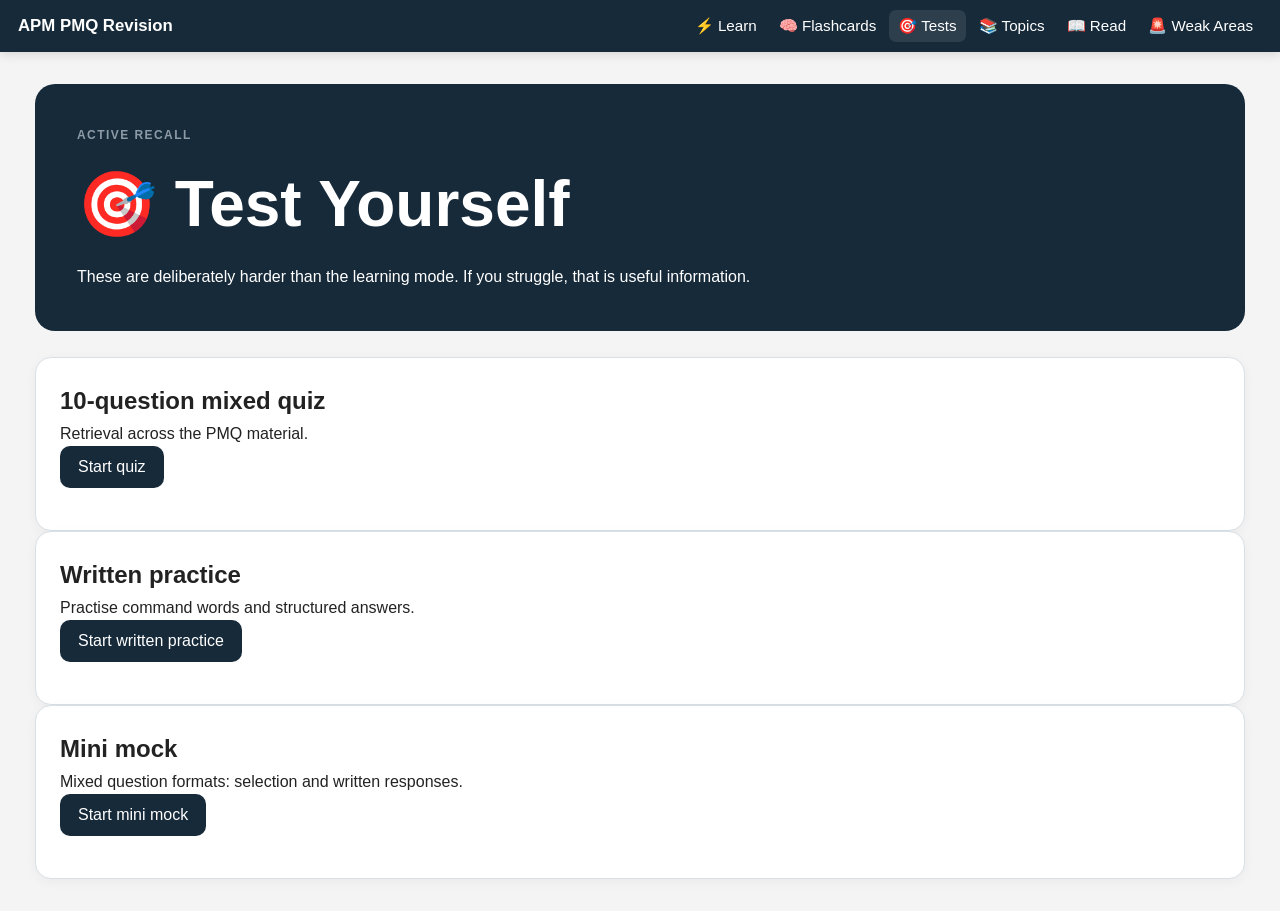
<file: tests.html>
<!doctype html><html lang="en"><head><meta charset="utf-8"><meta name="viewport" content="width=device-width,initial-scale=1"><title>PMQ Tests</title><link rel="stylesheet" href="standalone.css"><link rel="stylesheet" href="style.css"></head><body><header class="site-header"><div class="site-bar"><a class="site-brand" href="index.html">APM PMQ Revision</a><nav class="site-nav"><a href="learn.html">⚡ Learn</a><a href="flashcards.html">🧠 Flashcards</a><a href="tests.html" class="active">🎯 Tests</a><a href="topics.html">📚 Topics</a><a href="read.html">📖 Read</a><a href="weak-areas.html">🚨 Weak Areas</a></nav></div></header><main class="page"><section class="hero"><p class="eyebrow">ACTIVE RECALL</p><h1>🎯 Test Yourself</h1><p>These are deliberately harder than the learning mode. If you struggle, that is useful information.</p></section><section class="card"><h2>10-question mixed quiz</h2><p>Retrieval across the PMQ material.</p><button id="startQuiz" class="button">Start quiz</button><div id="quizArea" style="margin-top:18px"></div></section><section class="card"><h2>Written practice</h2><p>Practise command words and structured answers.</p><button id="startWritten" class="button">Start written practice</button><div id="writtenArea" style="margin-top:18px"></div></section><section class="card"><h2>Mini mock</h2><p>Mixed question formats: selection and written responses.</p><button id="startMock" class="button">Start mini mock</button><div id="mockArea" style="margin-top:18px"></div></section></main><script src="script.js"></script></body></html>
</file>
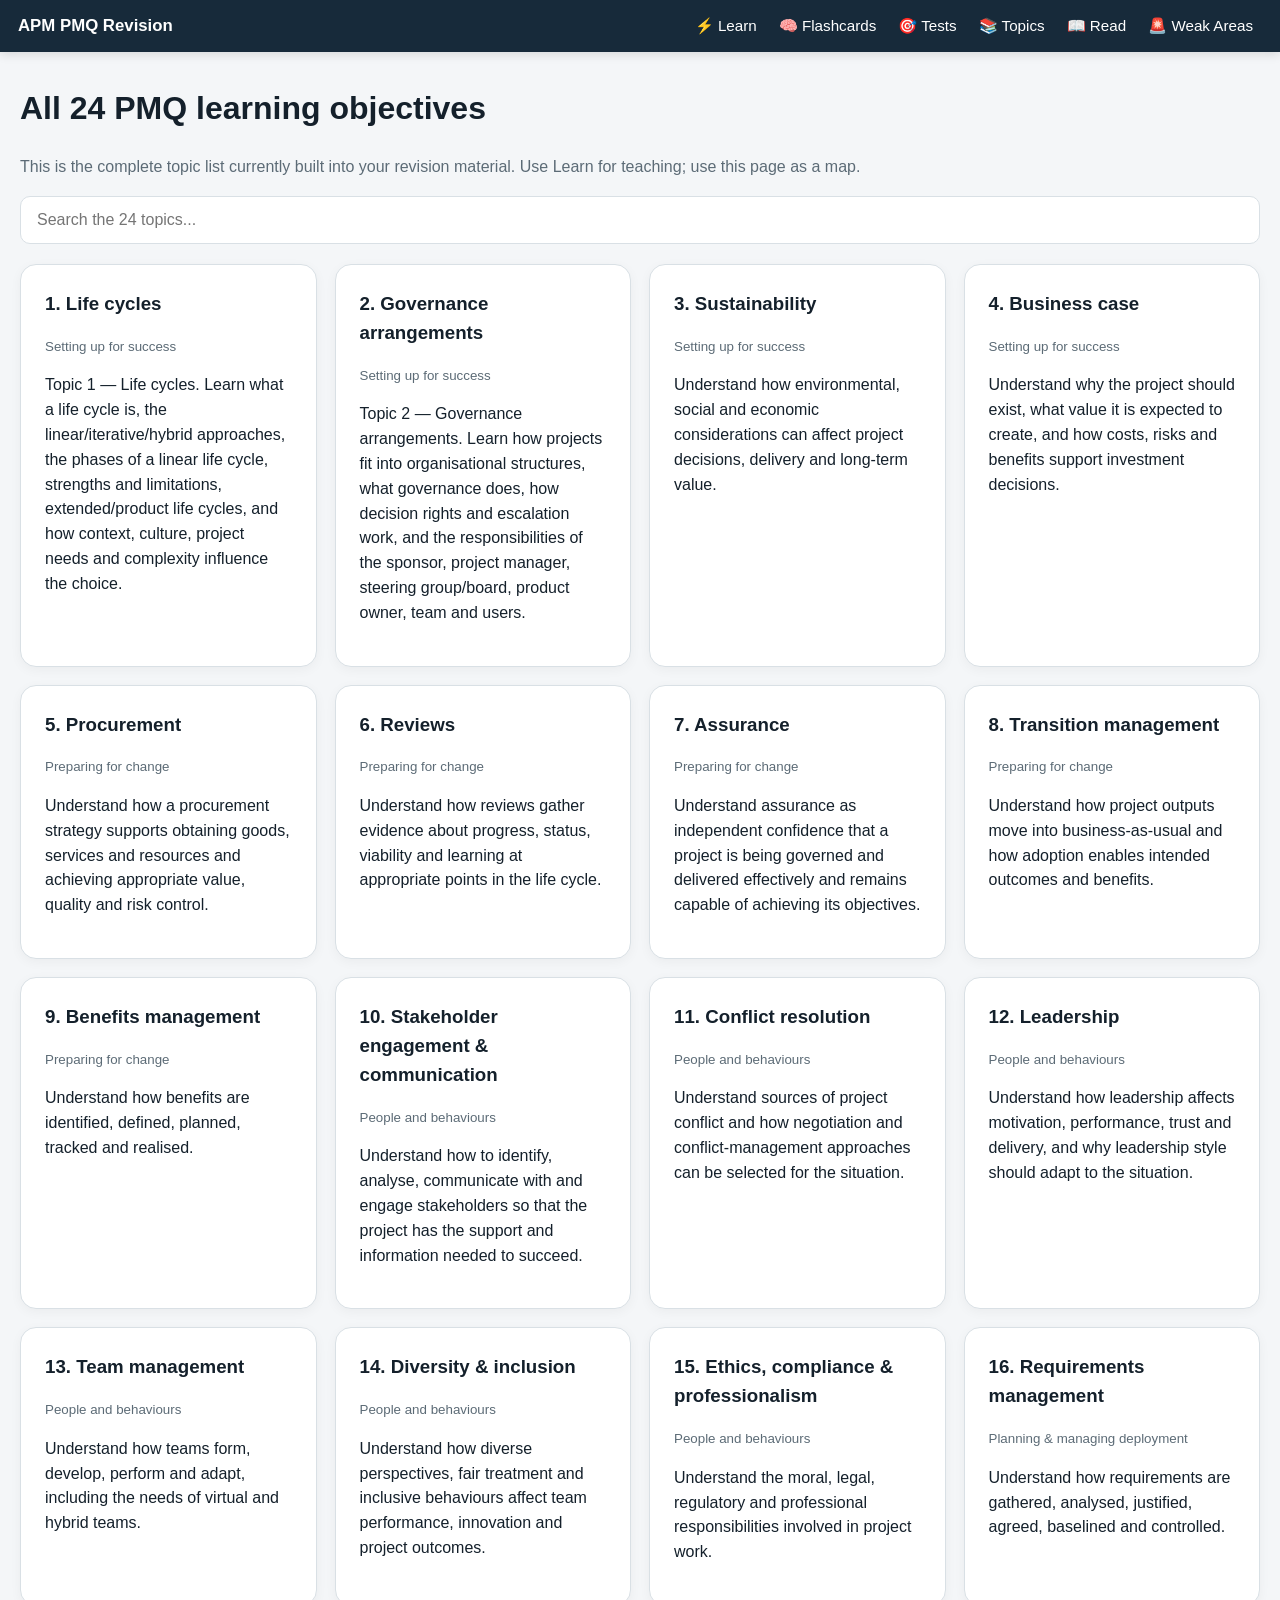
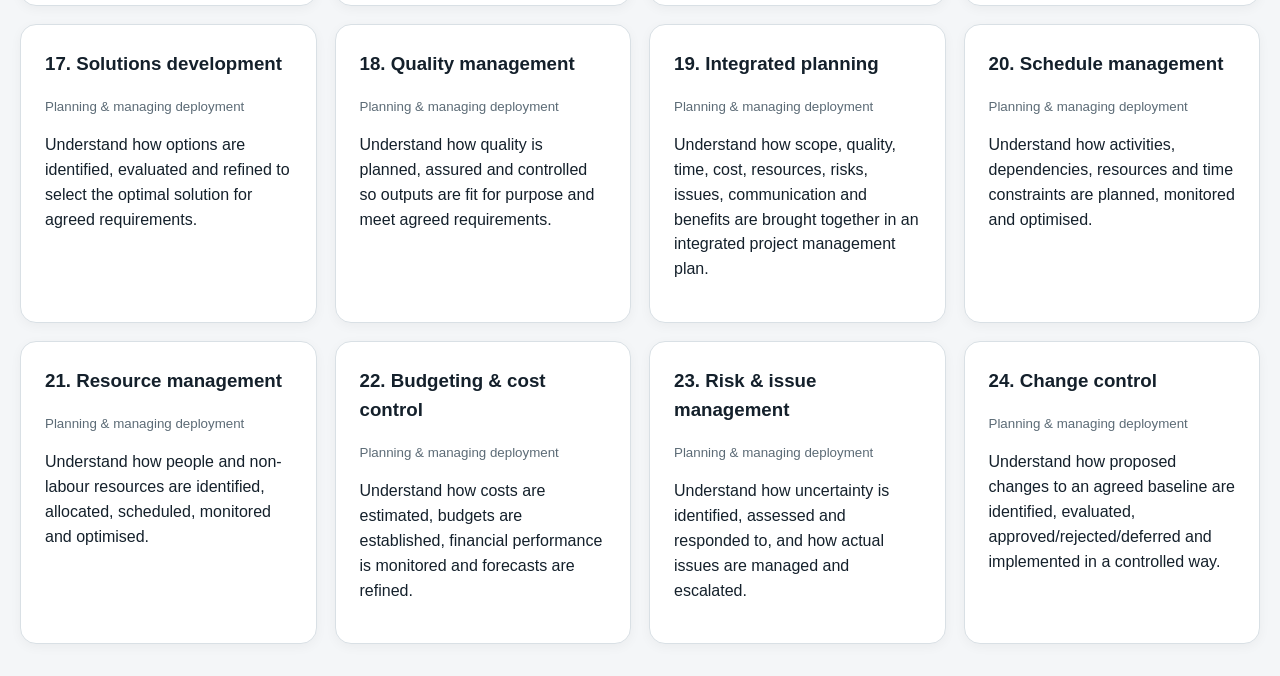
<file: topics.html>
<!doctype html><html lang="en"><head><meta charset="utf-8"><meta name="viewport" content="width=device-width,initial-scale=1"><title>PMQ Topics</title><link rel="stylesheet" href="standalone.css"><script src="topics-data.js"></script></head><body><header class="site-header"><div class="site-bar"><a class="site-brand" href="index.html">APM PMQ Revision</a><nav class="site-nav"><a href="learn.html">⚡ Learn</a><a href="flashcards.html">🧠 Flashcards</a><a href="tests.html">🎯 Tests</a><a href="topics.html">📚 Topics</a><a href="read.html">📖 Read</a><a href="weak-areas.html">🚨 Weak Areas</a></nav></div></header><main class="page"><h1>All 24 PMQ learning objectives</h1><p class="muted">This is the complete topic list currently built into your revision material. Use Learn for teaching; use this page as a map.</p><input id="topicSearch" class="search" placeholder="Search the 24 topics..."><div id="topicGrid" class="grid" style="margin-top:20px"></div></main><script>const g=document.getElementById('topicGrid');function render(){const q=document.getElementById('topicSearch').value.toLowerCase();g.innerHTML=PMQ_TOPICS.filter(t=>(t.title+' '+t.area+' '+t.summary).toLowerCase().includes(q)).map(t=>`<a class="card topic-card" href="learn.html?topic=${encodeURIComponent(t.id)}"><h3>${t.title}</h3><small>${t.area}</small><p>${t.summary}</p></a>`).join('')||'<p>No topics found.</p>'}document.getElementById('topicSearch').oninput=render;render();</script></body></html>
</file>
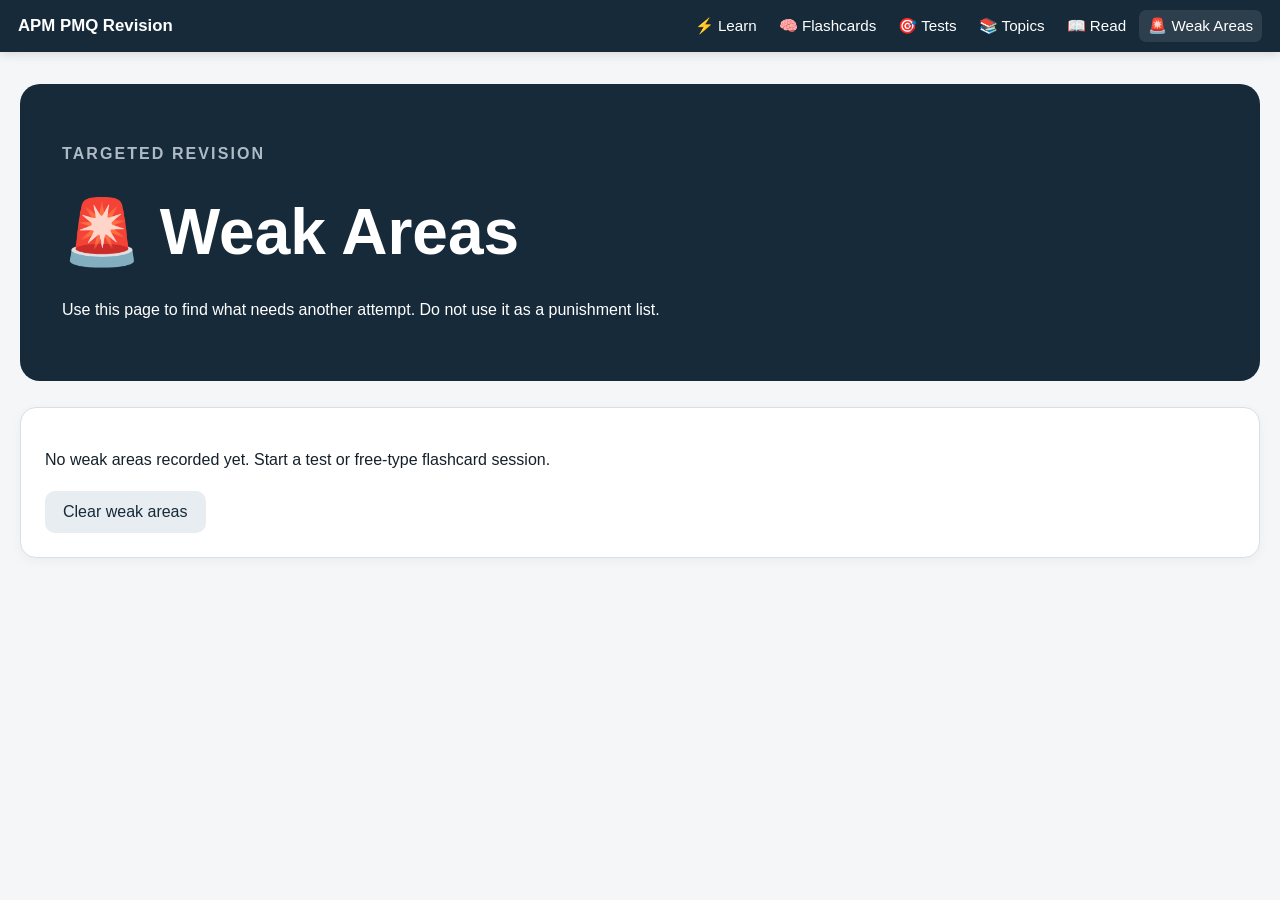
<file: weak-areas.html>
<!doctype html><html lang="en"><head><meta charset="utf-8"><meta name="viewport" content="width=device-width,initial-scale=1"><title>PMQ Weak Areas</title><link rel="stylesheet" href="standalone.css"></head><body><header class="site-header"><div class="site-bar"><a class="site-brand" href="index.html">APM PMQ Revision</a><nav class="site-nav"><a href="learn.html">⚡ Learn</a><a href="flashcards.html">🧠 Flashcards</a><a href="tests.html">🎯 Tests</a><a href="topics.html">📚 Topics</a><a href="read.html">📖 Read</a><a href="weak-areas.html" class="active">🚨 Weak Areas</a></nav></div></header><main class="page"><section class="hero"><p class="eyebrow">TARGETED REVISION</p><h1>🚨 Weak Areas</h1><p>Use this page to find what needs another attempt. Do not use it as a punishment list.</p></section><div class="card"><div id="weakList"></div><div class="actions"><button id="clear" class="button secondary">Clear weak areas</button></div></div></main><script>function render(){let w={};try{w=JSON.parse(localStorage.getItem('pmqWeakAreasV2')||localStorage.getItem('pmqWeakAreas')||'{}')}catch(e){}const entries=Object.entries(w);document.getElementById('weakList').innerHTML=entries.length?'<h2>Topics to revisit</h2><ul>'+entries.map(([k,v])=>`<li><strong>${k}</strong> — ${typeof v==='string'?v:(v.topic||v.label||'Review again')}</li>`).join('')+'</ul>':'<p>No weak areas recorded yet. Start a test or free-type flashcard session.</p>'}render();document.getElementById('clear').onclick=()=>{localStorage.removeItem('pmqWeakAreasV2');localStorage.removeItem('pmqWeakAreas');render()}</script></body></html>
</file>
<file: standalone.css>
:root{--nav:#172a3a;--bg:#f4f6f8;--card:#fff;--text:#14202b;--muted:#5c6b76;--line:#d9e0e5;--accent:#e9f2f8}
body{background:var(--bg);color:var(--text);font-family:Arial,sans-serif;margin:0;line-height:1.55}
.site-header{background:var(--nav);color:#fff;padding:18px 28px;box-shadow:0 2px 10px #0002}
.site-bar{max-width:1250px;margin:auto;display:flex;align-items:center;gap:28px;flex-wrap:wrap}.site-brand{font-size:25px;font-weight:800;color:#fff;text-decoration:none;margin-right:auto}.site-nav{display:flex;gap:10px;flex-wrap:wrap}.site-nav a{color:#fff;text-decoration:none;padding:10px 13px;border-radius:9px}.site-nav a:hover,.site-nav a.active{background:#ffffff18}
.page{max-width:1250px;margin:32px auto;padding:0 20px}.hero{background:var(--nav);color:#fff;border-radius:20px;padding:42px;margin-bottom:26px}.hero h1{font-size:clamp(2rem,5vw,4rem);margin:8px 0}.eyebrow{letter-spacing:.13em;text-transform:uppercase;font-weight:800;color:#aebbc5}.grid{display:grid;grid-template-columns:repeat(auto-fit,minmax(280px,1fr));gap:18px}.card{background:var(--card);border:1px solid var(--line);border-radius:16px;padding:24px;box-shadow:0 3px 12px #0000000b}.card h2,.card h3{margin-top:0}.button,.page-button{display:inline-block;background:var(--nav);color:#fff;text-decoration:none;border:0;border-radius:10px;padding:12px 18px;font-size:1rem;cursor:pointer}.button.secondary{background:#e8edf1;color:var(--nav)}.topic-card{display:block;color:inherit;text-decoration:none}.topic-card:hover{transform:translateY(-2px);box-shadow:0 8px 18px #0001}.topic-card small{display:block;color:var(--muted);margin-top:4px}.notice{background:#fff7d9;border:1px solid #e4d48a;padding:14px 18px;border-radius:12px;margin:16px 0}.context{background:#edf6fb;border-left:5px solid var(--nav);padding:14px 18px;border-radius:10px;margin:16px 0}.search{width:100%;padding:14px 16px;border:1px solid var(--line);border-radius:10px;font-size:1rem;box-sizing:border-box}.actions{display:flex;gap:10px;flex-wrap:wrap;margin-top:18px}.flash-grid{display:grid;grid-template-columns:repeat(auto-fit,minmax(260px,1fr));gap:16px}.flashcard{min-height:180px;border:1px solid var(--line);border-radius:16px;background:#fff;padding:22px;text-align:left;cursor:pointer;display:flex;flex-direction:column;gap:12px}.flashcard .term{font-size:1.25rem;font-weight:800}.flashcard .answer{display:none;color:var(--muted)}.flashcard.revealed .answer{display:block}.free-card{background:#fff;border:1px solid var(--line);border-radius:16px;padding:24px;margin-top:22px}.free-card textarea,.answer-box{width:100%;min-height:130px;box-sizing:border-box;padding:14px;border:1px solid var(--line);border-radius:10px;font:inherit}.model{display:none;background:#f1f7fa;border-left:5px solid var(--nav);padding:18px;border-radius:10px;margin-top:15px}.model.show{display:block}.pill{display:inline-block;background:#e8eef2;padding:5px 9px;border-radius:999px;font-size:.85rem;margin:3px}.learn-shell{max-width:900px;margin:auto}.stepbar{display:flex;gap:6px;flex-wrap:wrap;margin:18px 0}.stepbar span{padding:6px 10px;border-radius:999px;background:#e7edf1;color:#52616b;font-size:.85rem}.stepbar span.on{background:var(--nav);color:#fff}.jobbox{background:#fff3cd;border:1px solid #e3ce79;border-radius:12px;padding:15px 18px;margin:18px 0}.learn-content{background:#fff;border:1px solid var(--line);border-radius:16px;padding:25px}.choice{width:100%;text-align:left;background:#fff;border:1px solid var(--line);padding:15px;border-radius:10px;margin:7px 0;cursor:pointer}.choice:hover{background:#f4f8fa}.feedback{margin-top:15px;padding:16px;border-radius:10px;background:#edf6fb}.muted{color:var(--muted)}@media(max-width:700px){.site-header{position:static}.site-bar{display:block}.site-brand{display:block;margin-bottom:12px}.site-nav{overflow-x:auto;flex-wrap:nowrap}.site-nav a{white-space:nowrap}.page{padding:0 12px}.hero{padding:28px 22px}}

.flashcard{font-family:inherit;color:var(--text)}.flash-term{font-size:1.25rem;font-weight:800}.flash-answer{display:block;color:var(--muted);margin-top:8px}.flashcard:not(.flipped) .flash-answer{visibility:hidden}.flashcard .tap{margin-top:auto;color:var(--muted);font-size:.85rem}.free-type-card{margin-top:12px}.free-type-card textarea{width:100%;min-height:130px;box-sizing:border-box;padding:14px;border:1px solid var(--line);border-radius:10px;font:inherit}.free-type-answer{display:none;margin-top:15px}.free-type-card.revealed .free-type-answer{display:block}.self-rating{display:flex;gap:10px;margin-top:15px}.self-rating button{padding:10px 14px;border-radius:9px;border:0;cursor:pointer}.rating-good{background:var(--nav);color:#fff}.rating-bad{background:#e8edf1;color:var(--nav)}
/* Compact, non-fixed site navigation */
.site-header{
    background:#172A3A;
    color:#fff;
    padding:10px 18px;
    position:relative;
}
.site-header-inner{
    max-width:1200px;
    margin:0 auto;
    display:flex;
    align-items:center;
    justify-content:space-between;
    gap:18px;
}
.site-brand{
    color:#fff;
    text-decoration:none;
    font-weight:800;
    font-size:1.05rem;
    white-space:nowrap;
}
.site-nav{
    display:flex;
    align-items:center;
    justify-content:flex-end;
    gap:4px;
    flex-wrap:wrap;
}
.site-nav a{
    color:#fff;
    text-decoration:none;
    padding:7px 9px;
    border-radius:7px;
    font-size:.95rem;
    line-height:1.2;
}
.site-nav a:hover{background:rgba(255,255,255,.12)}
.site-nav a[aria-current="page"]{background:rgba(255,255,255,.14)}
.site-main{
    max-width:1200px;
    margin:24px auto;
    padding:0 18px;
    min-height:70vh;
}
@media(max-width:900px){
    .site-header-inner{align-items:flex-start; flex-direction:column; gap:8px}
    .site-nav{justify-content:flex-start; width:100%}
}
</file>
<file: flashcards.css>
/* Flashcards page — matches the compact navigation used across the hub. */
.flashcards-page{max-width:1250px}
.flashcards-page .hero{margin-bottom:22px}
.hero-small{opacity:.85;margin-top:8px;font-weight:700}
.flashcard-hub{margin-bottom:22px}
.section-heading,.panel-heading{display:flex;justify-content:space-between;align-items:flex-end;gap:24px;margin-bottom:18px}
.section-heading h2,.panel-heading h2{margin:4px 0 6px}
.section-heading p,.panel-heading p{margin:0;color:var(--muted)}
.flash-controls{display:flex;gap:10px;align-items:flex-end;justify-content:flex-end;flex-wrap:wrap;flex-shrink:0;max-width:100%}
.search-wrap,.section-select{display:flex;flex-direction:column;gap:5px;font-size:.85rem;font-weight:700;color:var(--muted)}
.search-wrap input,.section-select select{width:min(330px,70vw);padding:12px 13px;border:1px solid var(--line);border-radius:10px;font:inherit;background:#fff;color:var(--text)}
.section-select select{min-width:270px;cursor:pointer}
.mode-tabs{display:flex;gap:8px;flex-wrap:wrap;margin:20px 0 12px;padding-bottom:12px;border-bottom:1px solid var(--line)}
.mode-tab{border:1px solid var(--line);background:#fff;color:var(--nav);padding:10px 14px;border-radius:10px;font:inherit;font-weight:800;cursor:pointer}
.mode-tab:hover{background:#f1f5f7}
.mode-tab.active{background:var(--nav);color:#fff;border-color:var(--nav)}
.flash-stats{display:flex;gap:10px;align-items:center;flex-wrap:wrap;color:var(--muted);margin-bottom:16px}
.flash-stats strong{color:var(--nav)}
.flashcard-grid{display:grid;grid-template-columns:repeat(auto-fit,minmax(260px,1fr));gap:16px}
.flashcard{min-height:190px;border:1px solid var(--line);border-radius:16px;background:#fff;padding:22px;text-align:left;cursor:pointer;display:flex;flex-direction:column;gap:12px;font:inherit;color:var(--text);box-shadow:0 2px 8px #00000008;transition:transform .15s ease,box-shadow .15s ease}
.flashcard:hover{transform:translateY(-2px);box-shadow:0 7px 18px #00000012}
.flash-term{font-size:1.2rem;font-weight:800;color:var(--nav)}
.flash-answer{display:block;color:var(--muted);margin-top:8px}
.flashcard:not(.flipped) .flash-answer{visibility:hidden}
.flashcard .tap{margin-top:auto;color:var(--muted);font-size:.85rem;font-weight:700}
.empty{padding:25px;background:#f7f9fa;border:1px dashed var(--line);border-radius:12px;color:var(--muted)}
.mode-panel{margin-bottom:22px}
.mode-panel[hidden]{display:none}
.free-type-card{max-width:850px;margin:8px auto 0;background:#f7f9fa;border:1px solid var(--line);border-radius:16px;padding:24px}
.free-type-term{font-size:1.55rem;font-weight:800;color:var(--nav);margin-bottom:8px}
.free-type-card .hint{color:var(--muted)}
.free-type-card textarea{width:100%;min-height:145px;box-sizing:border-box;padding:14px;border:1px solid var(--line);border-radius:10px;font:inherit;margin:12px 0}
.free-type-actions{display:flex;gap:10px;flex-wrap:wrap}
.free-type-answer{display:none;margin-top:18px;padding:17px;background:#fff;border-left:5px solid var(--nav);border-radius:10px}
.free-type-card.revealed .free-type-answer{display:block}
.self-rating{display:none;gap:10px;flex-wrap:wrap;margin-top:15px}
.free-type-card.revealed .self-rating{display:flex}
.rating-good{background:#dceee2!important;color:#245a34!important}
.rating-bad{background:#f6dddd!important;color:#7a2e2e!important}
.fill-progress{display:flex;justify-content:space-between;gap:12px;align-items:center;max-width:850px;margin:0 auto 14px;color:var(--muted)}
.fill-progress strong{color:var(--nav)}
.fill-blank-card-wrap{max-width:850px;margin:0 auto}
.fill-blank-card{perspective:1000px;min-height:330px;position:relative}
.fill-card-inner{position:relative;width:100%;min-height:330px;transition:transform .5s;transform-style:preserve-3d}
.fill-blank-card.flipped .fill-card-inner{transform:rotateY(180deg)}
.fill-face{position:absolute;inset:0;backface-visibility:hidden;border:1px solid var(--line);border-radius:18px;background:#fff;box-shadow:0 4px 15px #0000000b;padding:28px;display:flex;flex-direction:column}
.fill-front{justify-content:center;text-align:center}
.fill-front .fill-term{font-size:1.65rem;font-weight:800;color:var(--nav);margin-bottom:10px}
.fill-front p{color:var(--muted);max-width:620px;margin:0 auto 22px}
.fill-back{transform:rotateY(180deg);overflow:auto}
.fill-back h3{margin:0 0 10px;color:var(--nav)}
.fill-definition{font-size:1.08rem;line-height:1.75;color:var(--text);margin:8px 0 14px}
.blank-input{width:9.5em;max-width:100%;padding:4px 7px;border:0;border-bottom:2px solid var(--nav);background:#eef5f8;border-radius:5px;font:inherit;font-weight:800;text-align:center}
.blank-input:focus{outline:2px solid #9db8c7;outline-offset:2px}
.blank-input.correct{background:#dceee2;border-bottom-color:#2f7d4a}
.blank-input.wrong{background:#f6dddd;border-bottom-color:#b24a4a}
.fill-actions{display:flex;gap:10px;flex-wrap:wrap;margin-top:auto;padding-top:15px}
.fill-result{margin-top:14px;padding:14px 16px;border-radius:10px;background:#eef5f8;border-left:5px solid var(--nav)}
.fill-result.good{background:#edf8f0;border-left-color:#2f7d4a}
.fill-result.review{background:#fff0f0;border-left-color:#b24a4a}
.fill-complete{padding:24px;text-align:center;background:#f7f9fa;border:1px solid var(--line);border-radius:16px}
.fill-complete h3{margin-top:0;color:var(--nav)}
.how-to-card{margin-bottom:28px}
.mode-guide{display:grid;grid-template-columns:repeat(3,1fr);gap:12px;margin:15px 0}
.mode-guide article{background:#f7f9fa;border:1px solid var(--line);border-radius:12px;padding:16px}
.mode-guide strong{display:block;color:var(--nav);margin-bottom:5px}
.mode-guide span{display:block;color:var(--muted)}
.site-footer{text-align:center;padding:20px;color:var(--muted);font-size:.9rem}
@media(max-width:800px){.section-heading,.panel-heading{align-items:stretch;flex-direction:column}.flash-controls{width:100%}.search-wrap,.section-select{width:100%}.search-wrap input,.section-select select{width:100%}.mode-guide{grid-template-columns:1fr}.fill-face{padding:22px}.fill-blank-card,.fill-card-inner{min-height:360px}}
@media(max-width:600px){.flashcards-page{padding:0 12px}.hero{padding:28px 22px}.flashcard-grid{grid-template-columns:1fr}.fill-front .fill-term{font-size:1.4rem}.fill-definition{font-size:1rem}}
</file>
<file: style.css>
*{box-sizing:border-box;margin:0;padding:0}html{scroll-behavior:smooth}body{font-family:Arial,sans-serif;line-height:1.6;background:#f4f4f4;color:#222}.site-header{background:#172A3A;color:#fff;padding:34px 20px 0}.header-inner{max-width:1100px;margin:auto;text-align:center}.eyebrow{font-size:.75rem;letter-spacing:.12em;font-weight:700;opacity:.78}.site-header h1{font-size:clamp(2rem,5vw,3.2rem);margin:6px 0}.tagline{font-size:1.1rem;margin-bottom:24px}.main-nav{display:flex;justify-content:center;gap:10px;flex-wrap:wrap;border-top:1px solid rgba(255,255,255,.25);padding:14px 0}.main-nav a{color:#fff;text-decoration:none;padding:8px 12px;border-radius:6px}.main-nav a:hover{background:rgba(255,255,255,.12)}main{max-width:1100px;margin:30px auto;padding:0 20px}.hero-card,.content-section,.callout,.stat-card{background:#fff;border-radius:12px;box-shadow:0 2px 12px rgba(0,0,0,.05)}.hero-card{padding:28px;display:grid;grid-template-columns:1fr 320px;gap:24px;margin-bottom:20px}.hero-card h2,.content-section h2,.callout h2{margin-bottom:10px}.exam-summary{background:#eef3f6;border-radius:10px;padding:18px;display:flex;flex-direction:column;justify-content:center}.exam-summary strong{font-size:1.3rem}.exam-summary small{margin-top:6px}.dashboard-grid{display:grid;grid-template-columns:repeat(4,1fr);gap:15px;margin-bottom:25px}.stat-card{padding:20px;text-align:center}.stat-card span{display:block;font-size:2rem;font-weight:700;color:#172A3A}.stat-card small{display:block}.callout{padding:25px;margin-bottom:25px}.callout ol{margin:12px 0 0 20px}.warning{margin-top:16px;padding:12px;background:#fff6dc;border-left:4px solid #c38b00}.content-section{padding:28px;margin-bottom:25px}.section-heading{display:flex;justify-content:space-between;gap:20px;align-items:flex-end;margin-bottom:20px}.section-heading input{width:min(420px,100%);padding:13px;border:2px solid #d3d8dc;border-radius:8px;font-size:1rem}.topic-area{margin-top:28px}.area-heading{display:flex;align-items:center;justify-content:space-between;gap:10px;margin-bottom:12px;border-bottom:2px solid #e6e9eb;padding-bottom:8px}.area-heading span{font-size:.85rem;color:#666}.topic-card{border:1px solid #ccd2d6;border-radius:9px;margin:10px 0;overflow:hidden;background:#fff}.topic-card summary{cursor:pointer;padding:16px 18px;font-weight:700;font-size:1.05rem;list-style:none;display:flex;justify-content:space-between}.topic-card summary::-webkit-details-marker{display:none}.topic-card summary:before{content:'▶';font-size:.8rem;margin-right:10px}.topic-card[open] summary:before{content:'▼'}.topic-card summary:hover{background:#f8fafb}.status{color:#2e6b3e}.topic-body{padding:0 20px 20px;border-top:1px solid #e2e5e7}.topic-summary{padding:18px 0;color:#444}.revision-grid{display:grid;grid-template-columns:1fr 1fr;gap:20px}.topic-body h4{margin:12px 0 8px;color:#172A3A}.topic-body ul{margin-left:20px}.distinctions{background:#f7f9fa;padding:14px;border-radius:8px;margin-top:18px}.scenario{background:#eef5f8;padding:16px;border-radius:8px;margin-top:18px}.reveal{margin-top:12px;border:1px dashed #172A3A;border-radius:7px;background:#fff}.reveal summary{padding:10px;cursor:pointer;font-weight:700}.reveal p{padding:10px;border-top:1px solid #ddd}.explain-box{margin-top:18px;padding:14px;border-left:4px solid #172A3A;background:#fafafa}.topic-actions{margin-top:18px}.primary,.secondary,.quiz-option{border:0;border-radius:7px;padding:10px 15px;cursor:pointer;font:inherit}.primary{background:#172A3A;color:#fff}.secondary{background:#e8edf0;color:#172A3A}.understood{background:#dceee2;color:#245a34}.section-test{margin-top:20px;padding:18px;background:#f3f6f8;border-radius:10px;display:flex;align-items:center;justify-content:space-between;gap:20px}.test-runner{display:none;background:#fff;border:3px solid #172A3A;border-radius:12px;padding:25px;margin:0 0 25px}.test-runner.active{display:block}.test-header,.mock-top{display:flex;justify-content:space-between;gap:10px;align-items:center;flex-wrap:wrap;margin-bottom:15px;color:#52616b}.options{display:grid;gap:10px;margin:16px 0}.quiz-option{background:#f0f3f5;text-align:left;border:1px solid #d4dade}.quiz-option:hover{background:#e4eaee}.quiz-option.correct{background:#dceee2;border-color:#8eb79a}.quiz-option.wrong{background:#f6dddd;border-color:#c58c8c}.quiz-result{padding:15px;margin:15px 0;background:#f8fafb;border-left:4px solid #172A3A;border-radius:5px}.quiz-controls{display:flex;gap:10px;margin-bottom:15px;flex-wrap:wrap}.quiz-area{padding:18px;background:#f7f8f9;border-radius:9px}.quiz-question{font-size:1.2rem;font-weight:700;margin:15px 0}.exam-grid{display:grid;grid-template-columns:1fr 1fr;gap:18px}.exam-grid article{border:1px solid #d9dee1;border-radius:9px;padding:18px}.exam-grid ul{margin:10px 0 0 20px}.command-box{margin-top:20px;padding:20px;background:#f6f8f9;border-radius:9px}.verb-grid,.format-grid{display:grid;grid-template-columns:repeat(3,1fr);gap:10px;margin-top:12px}.verb-grid span,.format-grid span{background:#fff;border:1px solid #d9dee1;padding:12px;border-radius:8px}.verb-grid small,.format-grid small{display:block;color:#666}.plan{display:grid;grid-template-columns:1fr 1fr;gap:15px}.plan>div{padding:16px;border:1px solid #ddd;border-radius:8px}.sources{font-size:.95rem}.small{font-size:.85rem;color:#666}.mock-meta{display:flex;flex-direction:column;text-align:right}.mock-area{margin-top:20px;padding:20px;background:#f7f8f9;border-radius:9px}.check-option{display:block;padding:10px;background:#fff;border:1px solid #ddd;border-radius:7px;margin:7px 0}.select-line{display:block;margin:15px 0}.select-line select{padding:8px;margin-left:5px}.mock-area textarea{width:100%;padding:12px;border:1px solid #ccc;border-radius:8px;margin:10px 0;font:inherit}.model-answer{background:#fff;border:1px solid #ccd2d6;border-radius:8px;padding:16px;margin:15px 0}.model-answer ul{margin-left:20px}.hint{color:#666;font-size:.92rem}.flash-controls{display:flex;gap:10px;flex-wrap:wrap;align-items:center}.flash-controls input{width:260px;padding:10px;border:2px solid #d3d8dc;border-radius:8px;font:inherit}.flashcard-grid{display:grid;grid-template-columns:repeat(4,1fr);gap:14px}.flashcard{min-height:180px;border:1px solid #ccd2d6;border-radius:10px;background:#fff;padding:18px;text-align:left;cursor:pointer;position:relative;display:flex;flex-direction:column;justify-content:center;align-items:center;font:inherit}.flashcard:hover{box-shadow:0 3px 12px rgba(0,0,0,.1)}.flash-term{font-size:1.2rem;font-weight:700;text-align:center}.flash-answer{display:none;margin-top:12px;text-align:center;color:#333}.flashcard.flipped{background:#eef5f8}.flashcard.flipped .flash-term{font-size:1rem;color:#53616b}.flashcard.flipped .flash-answer{display:block}.tap{position:absolute;bottom:8px;font-size:.72rem;color:#777}.empty{padding:25px;text-align:center;color:#666}footer{text-align:center;padding:30px;color:#666}.compact-header{padding-bottom:0}@media(max-width:800px){.hero-card,.exam-grid,.plan,.revision-grid{grid-template-columns:1fr}.dashboard-grid{grid-template-columns:1fr 1fr}.verb-grid,.format-grid{grid-template-columns:1fr 1fr}.flashcard-grid{grid-template-columns:1fr 1fr}.section-heading{align-items:stretch;flex-direction:column}}@media(max-width:520px){.dashboard-grid,.verb-grid,.format-grid,.flashcard-grid{grid-template-columns:1fr}.main-nav a{font-size:.85rem}.content-section,.callout,.hero-card{padding:20px}}

.flash-stats{display:flex;gap:10px;align-items:center;margin:18px 0;color:#5b6470}.flashcard-grid{display:grid;grid-template-columns:repeat(auto-fit,minmax(240px,1fr));gap:16px;margin-top:18px}.flashcard{min-height:190px;border:1px solid #d7dde2;border-radius:12px;background:#fff;padding:24px;cursor:pointer;text-align:left;display:flex;flex-direction:column;justify-content:center;gap:14px;box-shadow:0 2px 8px rgba(0,0,0,.04);transition:transform .15s,box-shadow .15s}.flashcard:hover{transform:translateY(-2px);box-shadow:0 5px 16px rgba(0,0,0,.08)}.flash-term{font-size:1.25rem;font-weight:700;color:#172A3A}.flash-answer{display:none;color:#263238}.flashcard.flipped{background:#eef3f6}.flashcard.flipped .flash-answer{display:block}.tap{font-size:.8rem;color:#68737d;text-transform:uppercase;letter-spacing:.06em}.flashcard.flipped .tap{color:#172A3A}.flash-controls{display:flex;gap:10px;align-items:center}.flash-controls input{min-width:280px}.empty{padding:30px;text-align:center;background:#f7f8f9;border-radius:10px}@media(max-width:700px){.flash-controls{flex-direction:column;align-items:stretch}.flash-controls input{min-width:0;width:100%}}

/* Weak areas + active recall additions */
.weak-area-list{display:grid;gap:12px}.weak-item{border:1px solid #d7dde2;border-radius:9px;padding:15px;background:#f8fafb}.weak-item header{background:none;color:inherit;padding:0;text-align:left}.weak-item h3{margin-bottom:4px}.weak-meta{font-size:.85rem;color:#66717a}.weak-count{display:inline-block;background:#f6dddd;border:1px solid #d7a2a2;border-radius:999px;padding:3px 9px;font-size:.8rem;margin-left:8px}.weak-empty{padding:18px;background:#eef5f8;border-radius:9px}.free-type-panel[hidden]{display:none}.free-type-card{max-width:760px;margin:0 auto;padding:24px;border:1px solid #ccd5da;border-radius:12px;background:#f8fafb}.free-type-term{font-size:1.7rem;font-weight:700;color:#172A3A;margin-bottom:15px}.free-type-card textarea{width:100%;min-height:150px;padding:12px;border:1px solid #cbd3d8;border-radius:8px;font:inherit;resize:vertical}.free-type-actions{display:flex;gap:10px;flex-wrap:wrap;margin-top:12px}.free-type-answer{display:none;margin-top:18px;padding:16px;background:#fff;border-left:4px solid #172A3A;border-radius:6px}.free-type-card.revealed .free-type-answer{display:block}.self-rating{display:none;gap:10px;flex-wrap:wrap;margin-top:15px}.free-type-card.revealed .self-rating{display:flex}.rating-good{background:#dceee2;color:#245a34}.rating-bad{background:#f6dddd;color:#7a2e2e}.flash-controls .primary{white-space:nowrap}.mock-rating{display:flex;gap:10px;flex-wrap:wrap;margin-top:12px}.mock-rating button{border:0;border-radius:7px;padding:9px 13px;cursor:pointer;font:inherit}.weak-link{margin-top:12px;display:inline-block}.weak-focus{border:2px solid #172A3A}.weak-summary{display:flex;justify-content:space-between;gap:15px;align-items:center;flex-wrap:wrap}.weak-source{font-size:.8rem;color:#68737d;text-transform:uppercase;letter-spacing:.05em}
@media(max-width:700px){.weak-summary{align-items:flex-start;flex-direction:column}.free-type-card{padding:18px}}

/* Life-cycle scenario practice */
.scenario-grid{display:grid;grid-template-columns:1fr 1fr;gap:12px;margin-top:14px}.life-cycle-scenario{border:1px solid #cbd5da;border-radius:9px;background:#fff;overflow:hidden}.life-cycle-scenario summary{cursor:pointer;padding:13px 15px;font-weight:700;list-style:none}.life-cycle-scenario summary::-webkit-details-marker{display:none}.life-cycle-scenario summary:before{content:'▶';font-size:.75rem;margin-right:9px}.life-cycle-scenario[open] summary:before{content:'▼'}.life-cycle-scenario summary:hover{background:#f6f9fa}.scenario-question,.reveal-answer{padding:14px;border-top:1px solid #e1e5e7}.scenario-question{background:#f8fafb}.reveal-answer{background:#eef5f8}.scenario-question p,.reveal-answer p{margin-top:7px}.reveal-answer strong{color:#172A3A}@media(max-width:700px){.scenario-grid{grid-template-columns:1fr}}

.extra-scenario-title{margin-top:20px}.self-check{margin-top:12px;padding:10px 12px;border-left:3px solid #172A3A;background:#f7f9fa}.reveal-answer p{line-height:1.6}

/* Written answer lab */
.written-runner{margin-top:20px;padding:24px;background:#f7f8f9;border:3px solid #172A3A;border-radius:12px}
.written-top{display:flex;justify-content:space-between;gap:12px;flex-wrap:wrap;color:#52616b;margin-bottom:14px}
.written-runner h3{font-size:1.2rem;margin:12px 0}
.written-runner textarea{width:100%;padding:14px;border:1px solid #cbd3d8;border-radius:8px;font:inherit;line-height:1.55;resize:vertical;margin:10px 0}
.written-actions{display:flex;gap:10px;flex-wrap:wrap}
.command-guide{display:grid;grid-template-columns:repeat(5,1fr);gap:10px;margin:18px 0}
.command-guide div{background:#fff;border:1px solid #d9dee1;border-radius:8px;padding:12px}
.command-guide strong{display:block;color:#172A3A;margin-bottom:5px}
.command-guide span{display:block;font-size:.88rem;color:#59656d}
.written-model{margin-top:18px;background:#fff;border:1px solid #ccd2d6;border-radius:10px;padding:18px}
.written-model h4{margin:10px 0 7px;color:#172A3A}
.mark-list{display:grid;gap:9px;margin:12px 0}
.mark-list label{display:flex;gap:9px;align-items:flex-start;padding:9px 10px;background:#f7f9fa;border-radius:7px}
.mark-list input{margin-top:4px;accent-color:#172A3A}
.mark-score{display:flex;gap:8px;align-items:center;padding:12px 0;font-size:1.05rem}
.mark-score strong{font-size:1.2rem;color:#172A3A}
.written-rating{display:flex;gap:10px;flex-wrap:wrap;margin-top:10px}
.written-rating button{border:0;border-radius:7px;padding:10px 14px;cursor:pointer;font:inherit}
.written-rating .rating-good{background:#dceee2;color:#245a34}
.written-rating .rating-bad{background:#f6dddd;color:#7a2e2e}
@media(max-width:900px){.command-guide{grid-template-columns:repeat(3,1fr)}}
@media(max-width:600px){.command-guide{grid-template-columns:1fr 1fr}.written-runner{padding:18px}}


/* Harder exam-style section tests */
.check-option.disabled{cursor:default;opacity:.95}.check-option.correct{background:#dceee2;border-color:#8eb79a}.check-option.wrong{background:#f6dddd;border-color:#c58c8c}.check-option input{margin-right:7px}.section-submit{margin-top:8px}.test-runner textarea{width:100%;padding:14px;border:1px solid #cbd3d8;border-radius:8px;font:inherit;line-height:1.55;resize:vertical;margin:10px 0}.select-line select{font:inherit;border:1px solid #cbd3d8;border-radius:7px}.select-line select.correct{background:#dceee2;border-color:#8eb79a}.select-line select.wrong{background:#f6dddd;border-color:#c58c8c}.section-next{margin-top:8px}.test-runner .written-rating button{border:0;border-radius:7px;padding:10px 14px;cursor:pointer;font:inherit}.test-runner .written-rating .rating-good{background:#dceee2;color:#245a34}.test-runner .written-rating .rating-bad{background:#f6dddd;color:#7a2e2e}.test-runner .written-rating{display:flex;gap:10px;flex-wrap:wrap;margin-top:10px}.test-runner .written-rating button:disabled{opacity:.6;cursor:default}


/* Interactive Learn & Play */
.learn-controls{display:flex;gap:10px;align-items:center}.learn-controls select{min-width:280px;padding:11px 12px;border:2px solid #d3d8dc;border-radius:8px;background:#fff;font:inherit}.learn-progress{display:flex;justify-content:space-between;gap:15px;margin:16px 0 10px;color:#5b6470;font-weight:700}.learn-area{background:#f7f9fa;border:2px solid #d9e0e4;border-radius:14px;padding:24px;min-height:280px}.learn-start{text-align:center;max-width:720px;margin:20px auto}.learn-icon{font-size:3rem;margin-bottom:8px}.learn-stage{max-width:820px;margin:0 auto}.learn-stage-badge{display:inline-block;padding:5px 10px;border-radius:999px;background:#e6eef2;color:#172A3A;font-size:.8rem;font-weight:800;text-transform:uppercase;letter-spacing:.05em}.learn-stage h3{font-size:1.5rem;margin:12px 0}.learn-segment{font-size:1.15rem;line-height:1.7;background:#fff;border-radius:12px;padding:24px;border-left:5px solid #172A3A}.learn-instruction{color:#5b6470;margin-bottom:12px}.learn-actions{display:flex;gap:10px;flex-wrap:wrap;margin-top:16px}.gap-answer{display:none;margin-top:16px;background:#fff;border:1px solid #ccd5da;border-radius:10px;padding:16px}.gap-answer.revealed{display:block}.gap-input{width:100%;padding:13px;border:2px solid #cbd3d8;border-radius:8px;font:inherit}.learn-feedback{margin-top:12px;padding:12px;border-radius:8px}.learn-feedback.good{background:#dceee2}.learn-feedback.review{background:#f6dddd}.learn-scenario{background:#eaf3f7;border-radius:12px;padding:20px;border-left:5px solid #2f647c}.learn-model{margin-top:16px;background:#fff;border:1px dashed #9baab3;border-radius:10px;padding:16px}.learn-model[hidden]{display:none}.learn-explain{background:#fff;padding:20px;border-radius:12px}.learn-explain textarea{width:100%;min-height:130px;padding:12px;border:1px solid #cbd3d8;border-radius:8px;font:inherit;resize:vertical}.learn-rating{display:flex;gap:10px;flex-wrap:wrap;margin-top:14px}.learn-fact-list{display:grid;gap:10px;margin-top:15px}.learn-fact-list button{text-align:left;padding:13px;border:1px solid #d2d9dd;background:#fff;border-radius:9px;font:inherit;cursor:pointer}.learn-fact-list button:hover{background:#f1f6f8}.learn-complete{max-width:720px;margin:10px auto;text-align:center}.xp{font-size:1.3rem;font-weight:800;color:#172A3A}.learn-tip{margin-top:14px;padding:12px;background:#eef5f8;border-radius:8px}.learn-area .primary:disabled,.learn-area .secondary:disabled{opacity:.55;cursor:default}
@media(max-width:700px){.learn-controls{flex-direction:column;align-items:stretch}.learn-controls select{min-width:0;width:100%}.learn-area{padding:18px}.learn-segment{font-size:1.05rem}.learn-progress{font-size:.9rem}}

/* Learn & Play v2: keep the learning target visible and make feedback actionable. */
.learn-focus{margin:14px 0;padding:14px 16px;background:#fff;border:1px solid #d5dde2;border-radius:10px;display:flex;gap:10px;flex-wrap:wrap;align-items:flex-start}.learn-focus strong{color:#172A3A}.learn-focus span{flex:1;min-width:220px}.model-answer-heading{font-size:1.05rem;font-weight:800;margin-bottom:8px;color:#172A3A}.keyword-checklist{margin-top:18px;padding:15px 16px;background:#eef5f8;border-radius:10px}.keyword-checklist strong{display:block;margin-bottom:8px}.keyword-checklist ul,.explain-support ul{margin:8px 0 0 20px}.keyword-checklist li{margin:5px 0}.learn-exam-tip{margin-top:15px;padding:12px 14px;background:#fff8df;border-left:4px solid #b58b00;border-radius:8px}.learn-explain-focus{padding:12px 14px;background:#f7f9fa;border-radius:8px;margin:12px 0}.explain-support{margin-top:12px;border:1px solid #d2d9dd;border-radius:8px;background:#fff;padding:10px 13px}.explain-support summary{cursor:pointer;font-weight:700}.model-answer{padding-top:10px}.learn-stage-badge + h3{margin-bottom:10px}

/* My Life -> PMQ personalised memory mode */
.life-controls{display:flex;gap:10px;align-items:end;flex-wrap:wrap}.life-controls label{display:flex;flex-direction:column;gap:6px}.life-controls select{min-width:240px;padding:11px 12px;border:2px solid #d3d8dc;border-radius:8px;background:#fff;font:inherit}.life-method{display:grid;grid-template-columns:repeat(4,1fr);gap:10px;margin:18px 0}.life-method div{background:#eef5f8;border-radius:10px;padding:13px}.life-method strong{display:block;color:#172A3A}.life-method span{display:block;font-size:.9rem;color:#5b6470;margin-top:4px}.life-lab{background:#f7f9fa;border:2px solid #d9e0e4;border-radius:14px;padding:24px;min-height:320px}.life-empty{text-align:center;max-width:720px;margin:25px auto}.life-card{max-width:900px;margin:0 auto}.life-card-top{display:flex;justify-content:space-between;gap:12px;align-items:flex-start;flex-wrap:wrap}.life-context-badge{display:inline-block;padding:5px 10px;border-radius:999px;background:#172A3A;color:#fff;font-size:.78rem;font-weight:800;text-transform:uppercase;letter-spacing:.05em}.life-card h3{font-size:1.55rem;margin:10px 0 5px}.life-definition{font-size:1.1rem;line-height:1.6;background:#fff;padding:18px;border-left:5px solid #172A3A;border-radius:10px;margin:14px 0}.life-anchor{background:#fff8df;border-left:5px solid #b58b00;padding:18px;border-radius:10px;margin:14px 0}.life-anchor h4,.life-translation h4,.life-challenge h4{margin-bottom:7px;color:#172A3A}.life-translation{background:#eaf3f7;border-left:5px solid #2f647c;padding:18px;border-radius:10px;margin:14px 0}.life-challenge{background:#fff;border:1px solid #ccd5da;padding:18px;border-radius:10px;margin:14px 0}.life-challenge textarea{width:100%;min-height:110px;padding:12px;border:1px solid #cbd3d8;border-radius:8px;font:inherit;resize:vertical;margin-top:10px}.life-reveal{margin-top:10px}.life-model{display:none;margin-top:14px;background:#f7f9fa;border-radius:9px;padding:16px}.life-card.revealed .life-model{display:block}.life-keywords{margin-top:12px;padding:13px 15px;background:#eef5f8;border-radius:9px}.life-keywords ul{margin:8px 0 0 20px}.life-keywords li{margin:4px 0}.life-exam-bridge{margin-top:15px;padding:15px;background:#fff;border:1px dashed #9baab3;border-radius:9px}.life-actions{display:flex;gap:10px;flex-wrap:wrap;margin-top:16px}.life-rating{display:none;gap:10px;flex-wrap:wrap;margin-top:12px}.life-card.revealed .life-rating{display:flex}.life-next{display:none}.life-card.revealed .life-next{display:inline-block}.life-browse{margin-top:20px;border:1px solid #d3dbe0;border-radius:10px;background:#fff}.life-browse summary{cursor:pointer;padding:15px;font-weight:800}.life-browse-grid{display:grid;grid-template-columns:repeat(3,1fr);gap:10px;padding:15px}.life-browse-item{border:1px solid #d8dfe3;border-radius:9px;padding:13px;background:#f8fafb}.life-browse-item strong{display:block;color:#172A3A;margin-bottom:5px}.life-browse-item small{display:block;color:#65717a}.life-disclaimer{margin-top:15px}.life-card .small-note{color:#66717a;font-size:.9rem}
@media(max-width:900px){.life-method{grid-template-columns:1fr 1fr}.life-browse-grid{grid-template-columns:1fr 1fr}}
@media(max-width:600px){.life-controls{align-items:stretch;flex-direction:column}.life-controls select{min-width:0;width:100%}.life-method,.life-browse-grid{grid-template-columns:1fr}.life-lab{padding:18px}.life-definition{font-size:1rem}}
/* Compact, non-fixed site navigation */
.site-header{
    background:#172A3A;
    color:#fff;
    padding:10px 18px;
    position:relative;
}
.site-header-inner{
    max-width:1200px;
    margin:0 auto;
    display:flex;
    align-items:center;
    justify-content:space-between;
    gap:18px;
}
.site-brand{
    color:#fff;
    text-decoration:none;
    font-weight:800;
    font-size:1.05rem;
    white-space:nowrap;
}
.site-nav{
    display:flex;
    align-items:center;
    justify-content:flex-end;
    gap:4px;
    flex-wrap:wrap;
}
.site-nav a{
    color:#fff;
    text-decoration:none;
    padding:7px 9px;
    border-radius:7px;
    font-size:.95rem;
    line-height:1.2;
}
.site-nav a:hover{background:rgba(255,255,255,.12)}
.site-nav a[aria-current="page"]{background:rgba(255,255,255,.14)}
.site-main{
    max-width:1200px;
    margin:24px auto;
    padding:0 18px;
    min-height:70vh;
}
@media(max-width:900px){
    .site-header-inner{align-items:flex-start; flex-direction:column; gap:8px}
    .site-nav{justify-content:flex-start; width:100%}
}

/* Mobile-friendly answer controls for the 10-question mixed quiz */
.quiz-radio-options{border:0;padding:0;min-width:0}
.quiz-radio-options legend{margin-bottom:8px}
.quiz-choice{display:flex;align-items:flex-start;gap:12px;width:100%;padding:15px 16px;border:1px solid #d4dade;border-radius:10px;background:#eef2f4;cursor:pointer;touch-action:manipulation;line-height:1.5}
.quiz-choice input{flex:0 0 auto;width:20px;height:20px;margin-top:3px;accent-color:#172A3A}
.quiz-choice span{flex:1}
.quiz-choice:has(input:checked){border-color:#172A3A;background:#e3ebf0}
.quiz-choice.correct{background:#dceee2;border-color:#8eb79a}
.quiz-choice.wrong{background:#f6dddd;border-color:#c58c8c}
#submitMixedAnswer{margin-top:4px;min-height:46px;touch-action:manipulation}
#submitMixedAnswer:disabled{opacity:.5;cursor:not-allowed}
/* Accessible, reliably tappable mixed-quiz answer cards */
.quiz-answer-button{appearance:none;-webkit-appearance:none;font:inherit;color:#222;text-align:left;min-height:56px;touch-action:manipulation;user-select:none;-webkit-user-select:none}
.quiz-answer-button.selected{outline:3px solid #172A3A;outline-offset:1px;background:#e3ebf0;border-color:#172A3A}
.quiz-answer-button:disabled{cursor:default;opacity:1}
.quiz-answer-button.correct{background:#dceee2;border-color:#8eb79a}
.quiz-answer-button.wrong{background:#f6dddd;border-color:#c58c8c}
.mock-submit{margin-top:10px;min-height:46px;touch-action:manipulation}
.mock-submit:disabled{opacity:.65;cursor:default}
</file>
<file: read.css>
/* Deep reference page: keep the information-rich page, but avoid duplicate learning modes. */
.reference-banner{max-width:1200px;margin:18px auto 0;padding:14px 18px;border-left:5px solid #172A3A;background:#eef6fa;border-radius:10px;display:flex;gap:12px;align-items:baseline;flex-wrap:wrap}
.reference-banner strong{white-space:nowrap}
#learn,#life,#quiz,#written,#mock,#weak,#learn-with-me{display:none!important}


/* Inline personalised memory hooks — replaces the old standalone My Life page */
.life-translation-wrap{
  margin:18px 0 10px;
}
.life-translation-btn{
  appearance:none;
  border:1px solid #172A3A;
  background:#eef6fa;
  color:#172A3A;
  border-radius:9px;
  padding:10px 14px;
  font:inherit;
  font-weight:700;
  cursor:pointer;
}
.life-translation-btn:hover{
  background:#dfeef5;
}
.life-translation-panel{
  margin-top:10px;
  padding:18px;
  border-radius:12px;
  border-left:5px solid #172A3A;
  background:#f7fafb;
}
.life-translation-head{
  display:flex;
  justify-content:space-between;
  align-items:flex-start;
  gap:12px;
  margin-bottom:10px;
}
.life-translation-head h4{margin:2px 0 0}
.life-close{
  border:1px solid #bbb;
  background:#fff;
  border-radius:7px;
  padding:6px 10px;
  cursor:pointer;
}
.life-example{
  margin:12px 0;
  padding:12px 14px;
  background:#fff;
  border-radius:9px;
  border:1px solid #e1e5e8;
}
.life-bridge{
  margin:12px 0;
  padding:12px 14px;
  background:#eaf3f7;
  border-radius:9px;
}
.life-exam{
  margin-top:12px;
  padding:12px 14px;
  background:#fff8e8;
  border-radius:9px;
}
.life-keyword{
  display:inline-block;
  margin:3px 4px 3px 0;
  padding:4px 8px;
  border-radius:14px;
  background:#e5edf2;
  font-size:.9em;
}
.life-translation-panel p:last-child{margin-bottom:0}


/* Official APM evidence / pre-workbook section */
.apm-evidence-section{position:relative}
.evidence-badge{
  min-width:120px;
  padding:14px 18px;
  border-radius:12px;
  background:#eef6fa;
  border:1px solid #c9dce5;
  text-align:center;
}
.evidence-badge strong{display:block;font-size:1.6rem}
.evidence-badge span{font-size:.85rem}
.evidence-verdict{
  display:grid;
  grid-template-columns:1.5fr 1fr;
  gap:16px;
  margin:18px 0;
}
.evidence-verdict-main,.evidence-warning{
  padding:18px;
  border-radius:12px;
  border:1px solid #dfe5e8;
}
.evidence-verdict-main{background:#f4faf7}
.evidence-warning{background:#fff8e8}
.evidence-verdict p{margin:.5rem 0 0}
.coverage-grid{
  display:grid;
  grid-template-columns:repeat(4,1fr);
  gap:12px;
  margin:18px 0 24px;
}
.coverage-grid article{
  padding:16px;
  border-radius:11px;
  background:#f7f9fa;
  border:1px solid #e0e5e8;
}
.coverage-grid strong{display:block;font-size:1.35rem}
.coverage-grid span{display:block;font-weight:700;margin:4px 0 8px}
.coverage-grid small{line-height:1.4}
.radar-intro{margin-top:12px}
.exam-radar-grid{
  display:grid;
  grid-template-columns:repeat(2,1fr);
  gap:10px;
  margin:14px 0 22px;
}
.exam-radar-grid article{
  padding:14px 16px;
  border:1px solid #e0e5e8;
  border-radius:10px;
  background:#fff;
}
.exam-radar-grid h4{margin:0 0 6px}
.exam-radar-grid p{margin:0;line-height:1.45}
.evidence-detail{
  margin:18px 0;
  padding:2px 16px;
  border:1px solid #dfe5e8;
  border-radius:10px;
  background:#fafbfc;
}
.evidence-detail summary{cursor:pointer;font-weight:700;padding:14px 0}
.evidence-detail-grid{
  display:grid;
  grid-template-columns:repeat(2,1fr);
  gap:14px;
  padding:0 0 16px;
}
.evidence-detail-grid div{padding:12px;background:#fff;border-radius:8px}
.evidence-detail-grid p{margin:.4rem 0 0}
.before-workbook{
  margin-top:20px;
  padding:18px;
  border-radius:12px;
  background:#eef6fa;
  border:1px solid #c9dce5;
}
.before-workbook h3{margin-top:0}
.before-workbook li{margin:8px 0}
.evidence-source-note{margin-top:16px}
@media (max-width:900px){
  .coverage-grid{grid-template-columns:repeat(2,1fr)}
  .evidence-verdict{grid-template-columns:1fr}
}
@media (max-width:650px){
  .coverage-grid,.exam-radar-grid,.evidence-detail-grid{grid-template-columns:1fr}
}

/* Trainer material integration: topics 1–2 */
.trainer-notes,.quick-checks{margin:1rem 0;padding:1rem;border:1px solid var(--border,#d7dde5);border-radius:14px;background:var(--card,#fff)}
.trainer-notes>h4,.quick-checks>h4{margin:0 0 .75rem;font-size:1rem}
.trainer-note,.quick-check{border-top:1px solid var(--border,#d7dde5);padding:.65rem 0}
.trainer-note summary,.quick-check summary{cursor:pointer;font-weight:700;line-height:1.45}
.trainer-note p,.quick-check p{margin:.65rem 0 .2rem;line-height:1.65}
.trainer-note[open],.quick-check[open]{padding-bottom:.8rem}
</file>
<file: learning-system.css>
/* PMQ 5-minute learning system — v5 */
.pmq-learn-shell{
  max-width:1050px;
  margin:22px auto;
  padding:0 16px;
}
.pmq-hero,.pmq-lesson,.pmq-complete{
  background:#fff;
  border:1px solid #ddd;
  border-radius:14px;
  padding:24px;
  margin-bottom:18px;
  box-shadow:0 3px 12px rgba(0,0,0,.05);
}
.pmq-hero{
  background:linear-gradient(135deg,#172A3A,#24465f);
  color:#fff;
}
.pmq-kicker{
  font-size:.78rem;
  letter-spacing:.12em;
  font-weight:800;
  opacity:.82;
}
.pmq-hero h1{margin:.35rem 0 .6rem}
.pmq-hero p{max-width:760px}
.pmq-notice{
  background:#eef6fa;
  border-left:5px solid #172A3A;
  border-radius:10px;
  padding:14px 16px;
  margin:0 0 18px;
}
.pmq-current-context{
  background:#eaf3f7;
  border-left:6px solid #172A3A;
  border-radius:12px;
  padding:16px 18px;
  margin:0 0 16px;
  color:#172A3A;
  line-height:1.55;
}
.pmq-current-context>div:first-child{font-size:.94rem;margin-bottom:4px}
.pmq-current-context>div:nth-child(2){font-size:1.04rem}
.pmq-current-context small{display:block;margin-top:9px;color:#596771}
.pmq-steps{
  display:flex;
  gap:6px;
  justify-content:center;
  margin:0 0 14px;
}
.pmq-steps span{
  width:30px;height:30px;border-radius:50%;
  display:grid;place-items:center;
  background:#ddd;color:#666;font-size:.8rem;
}
.pmq-steps span.on{background:#172A3A;color:#fff}
.pmq-topic-list{
  display:grid;
  grid-template-columns:repeat(2,1fr);
  gap:9px;
}
.pmq-topic{
  border:1px solid #ddd;
  background:#fff;
  border-radius:10px;
  padding:13px;
  text-align:left;
  cursor:pointer;
  display:grid;
  grid-template-columns:28px 1fr;
  gap:2px;
  font:inherit;
}
.pmq-topic:hover{box-shadow:0 4px 12px rgba(0,0,0,.08)}
.pmq-topic small{grid-column:2;color:#666}
.pmq-big{font-size:1.14rem;line-height:1.65}
.pmq-life-box,.pmq-scenario,.pmq-gap-card,.pmq-hint{
  padding:17px;
  border-radius:10px;
  background:#f5f7f9;
}
.pmq-life-box{border-left:5px solid #172A3A}
.pmq-scenario{border-left:5px solid #172A3A;margin:16px 0}
.pmq-gap-card{
  font-size:1.08rem;
  line-height:1.65;
  margin:12px 0 16px;
}
.pmq-hint{margin-top:14px;color:#4f5d66}
.pmq-choice{
  display:block;
  width:100%;
  text-align:left;
  padding:14px;
  margin:8px 0;
  border:1px solid #ccc;
  background:#fff;
  border-radius:9px;
  cursor:pointer;
  font:inherit;
}
.pmq-choice:disabled{cursor:default}
.pmq-choice.correct{border-color:#2f7d4a;background:#edf8f0}
.pmq-choice.wrong{border-color:#b24a4a;background:#fff0f0}
.pmq-input,.pmq-textarea{
  width:100%;
  border:1px solid #bbb;
  border-radius:9px;
  padding:12px;
  font:inherit;
  margin:10px 0;
  box-sizing:border-box;
}
.pmq-textarea{min-height:125px;resize:vertical}
.pmq-primary,.pmq-secondary{
  border-radius:9px;
  padding:11px 16px;
  cursor:pointer;
  font-weight:700;
  font:inherit;
}
.pmq-primary{background:#172A3A;color:#fff;border:1px solid #172A3A;margin-top:12px}
.pmq-secondary{background:#fff;color:#172A3A;border:1px solid #172A3A;margin-top:12px}
.pmq-actions{
  display:flex;
  flex-wrap:wrap;
  gap:10px;
  margin:16px 0 28px;
}
.pmq-model,.pmq-result{
  margin-top:14px;
  padding:16px;
  border-radius:9px;
  background:#f3f5f7;
}
.pmq-model{border-left:5px solid #172A3A}
.pmq-keyword{
  display:inline-block;
  padding:4px 8px;
  margin:2px;
  border-radius:14px;
  background:#e8eef2;
}
.pmq-muted{color:#68757d}
.pmq-life-practice{
  margin-top:18px;
  padding-top:15px;
  border-top:1px solid #ddd;
}
.hidden{display:none!important}
.pmq-complete{text-align:center;padding:40px}
@media(max-width:700px){
  .pmq-topic-list{grid-template-columns:1fr}
  .pmq-learn-shell{padding:0 10px}
}
</file>
